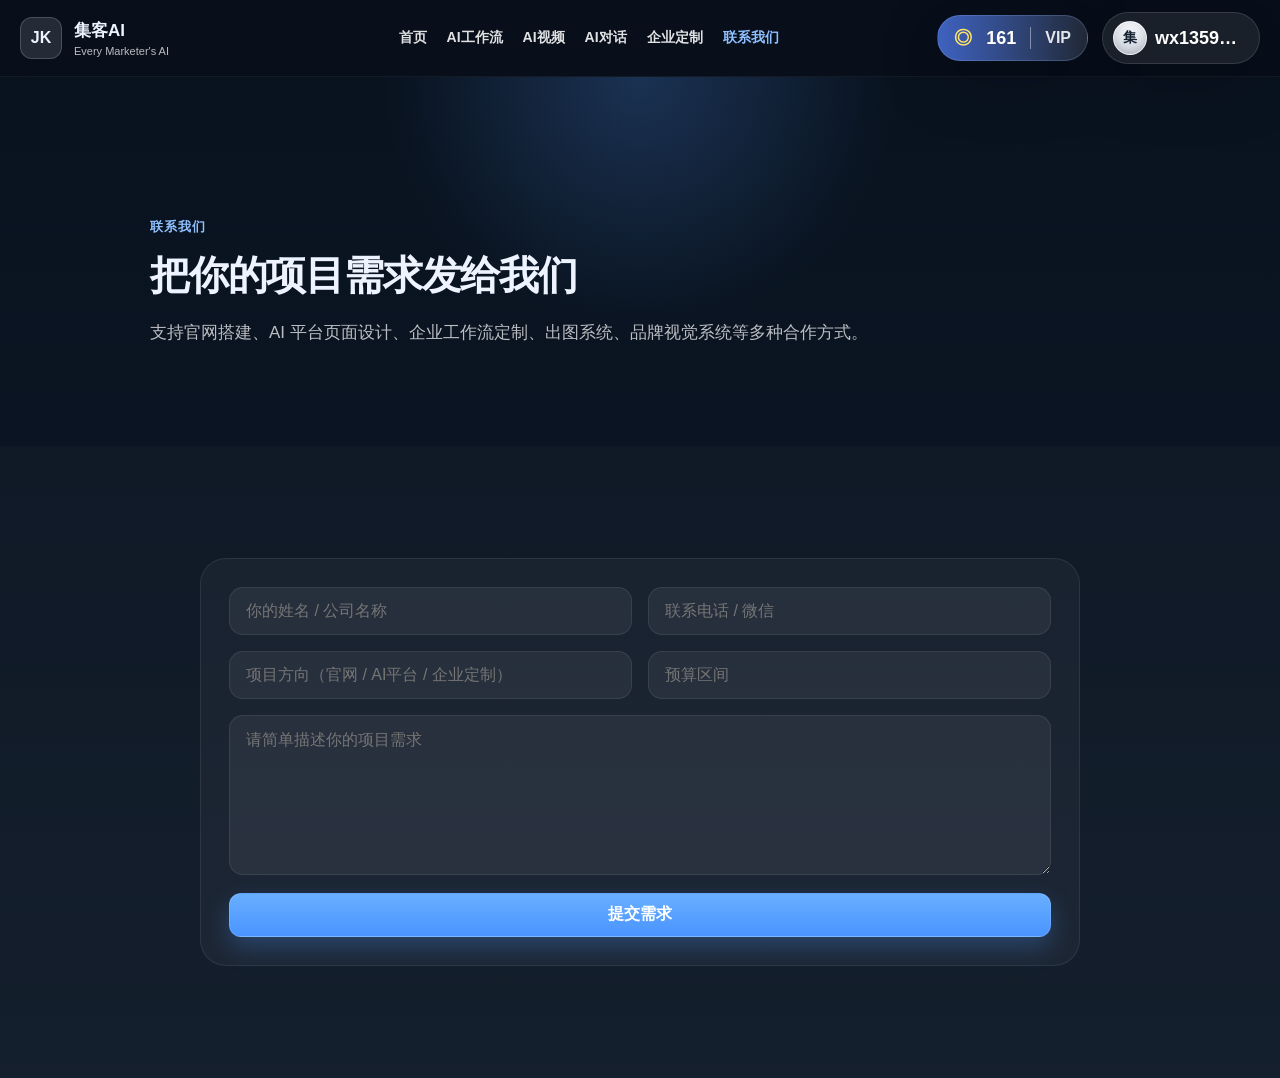
<file: docs/contact.html>
<!DOCTYPE html>
<html lang="zh-CN">
<head>
  <meta charset="UTF-8" />
  <meta name="viewport" content="width=device-width, initial-scale=1.0" />
  <title>集客AI - 联系我们</title>
  <link rel="stylesheet" href="assets/style.css" />
</head>
<body data-page="contact">
  <header class="sub-header glass-header">
    <div class="container header-inner">
      <a class="brand" href="index.html"><div class="brand-mark">JK</div><div class="brand-text"><strong>集客AI</strong><span>Every Marketer's AI</span></div></a>
      <nav class="nav dark-nav">
        <a data-nav="home" href="index.html">首页</a>
        <a data-nav="workflow" href="workflow.html">AI工作流</a>
        <a data-nav="video" href="video.html">AI视频</a>
        <a data-nav="modeling" href="modeling.html">AI对话</a>
        <a data-nav="enterprise" href="enterprise.html">企业定制</a>
        <a data-nav="contact" href="contact.html">联系我们</a>
      </nav>
      <div class="nav-right">
        <div class="pill"><span class="coin-dot">◉</span> 161 <strong>| VIP</strong></div>
        <div class="pill">wx133467...</div>
      </div>
    </div>
  </header>

  <main class="inner-page">
    <section class="page-hero simple">
      <div class="container narrow">
        <div class="section-kicker">联系我们</div>
        <h1>把你的项目需求发给我们</h1>
        <p>支持官网搭建、AI 平台页面设计、企业工作流定制、出图系统、品牌视觉系统等多种合作方式。</p>
      </div>
    </section>

    <section class="section section-soft">
      <div class="container form-wrap">
        <div class="contact-card">
          <div class="form-grid">
            <input type="text" placeholder="你的姓名 / 公司名称" />
            <input type="text" placeholder="联系电话 / 微信" />
            <input type="text" placeholder="项目方向（官网 / AI平台 / 企业定制）" />
            <input type="text" placeholder="预算区间" />
            <textarea placeholder="请简单描述你的项目需求"></textarea>
          </div>
          <button class="primary-btn full">提交需求</button>
        </div>
      </div>
    </section>
  </main>
  <script src="assets/common.js"></script>
</body>
</html>
</file>
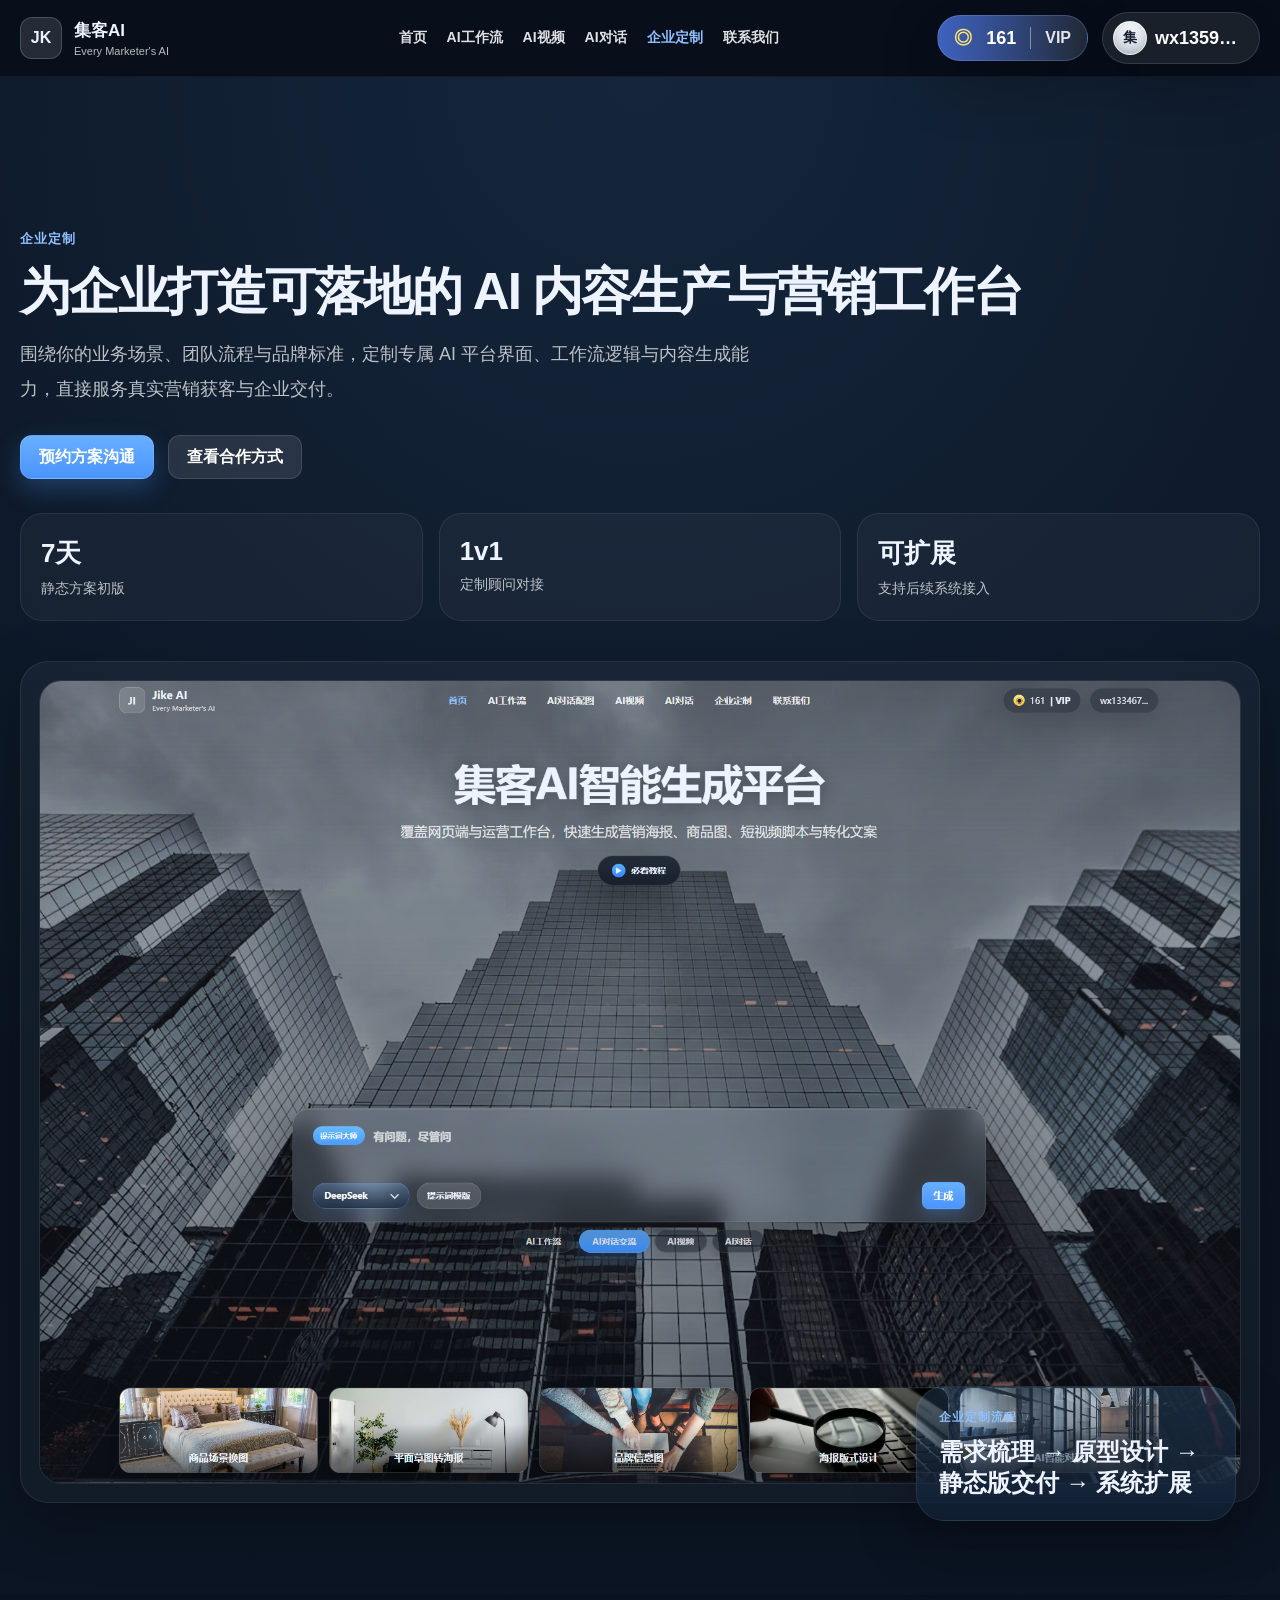
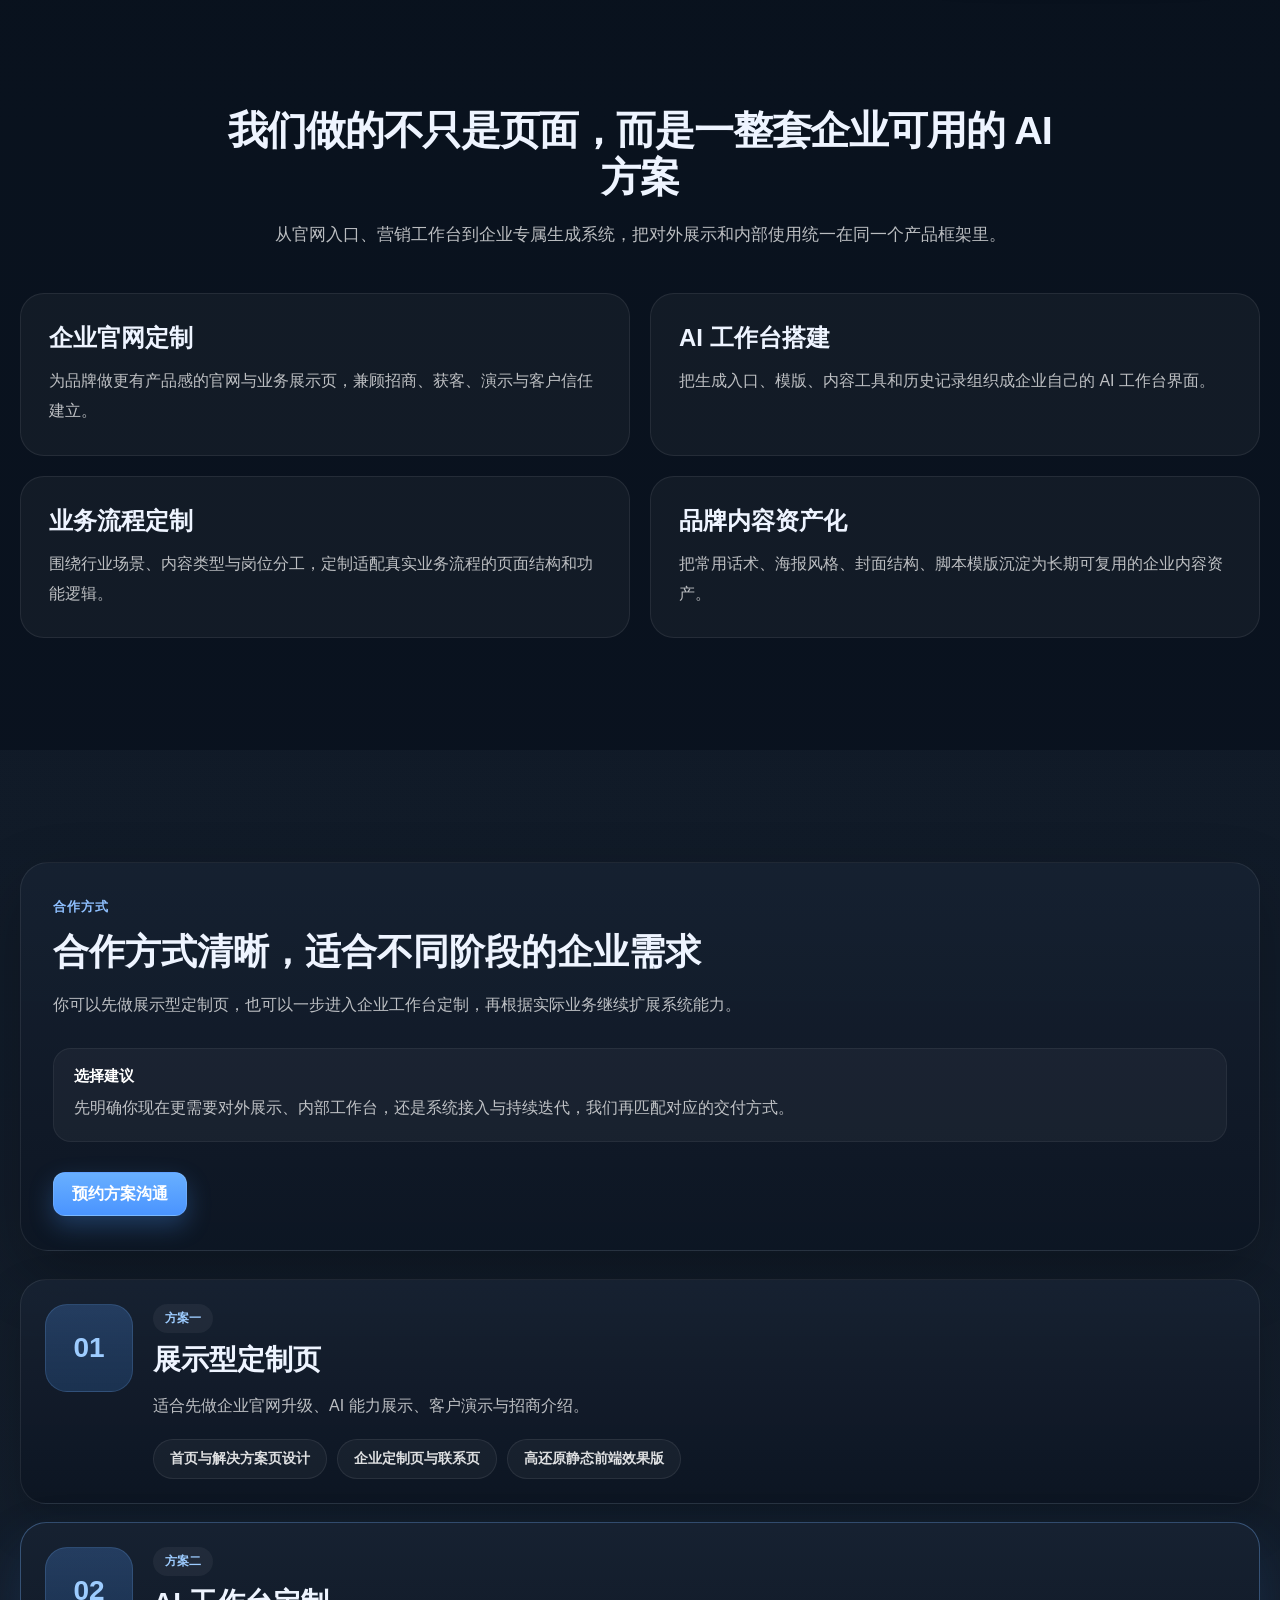
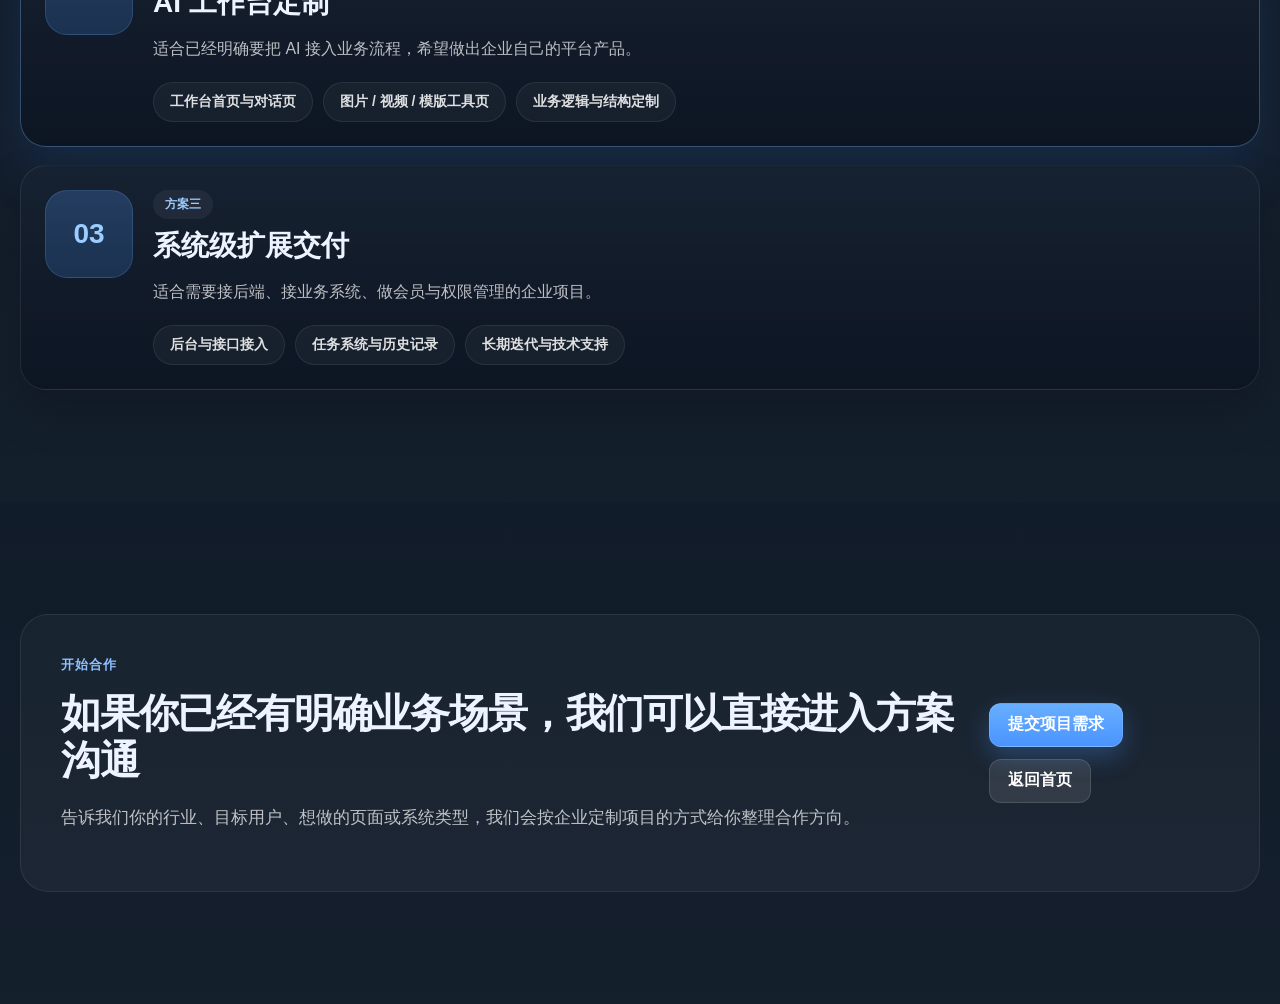
<file: docs/enterprise.html>
<!DOCTYPE html>
<html lang="zh-CN">
<head>
  <meta charset="UTF-8" />
  <meta name="viewport" content="width=device-width, initial-scale=1.0" />
  <title>集客AI - 企业定制</title>
  <link rel="stylesheet" href="assets/style.css" />
</head>
<body data-page="enterprise">
  <header class="sub-header glass-header">
    <div class="container header-inner">
      <a class="brand" href="index.html"><div class="brand-mark">JK</div><div class="brand-text"><strong>集客AI</strong><span>Every Marketer's AI</span></div></a>
      <nav class="nav dark-nav">
        <a data-nav="home" href="index.html">首页</a>
        <a data-nav="workflow" href="workflow.html">AI工作流</a>
        <a data-nav="video" href="video.html">AI视频</a>
        <a data-nav="modeling" href="modeling.html">AI对话</a>
        <a data-nav="enterprise" href="enterprise.html">企业定制</a>
        <a data-nav="contact" href="contact.html">联系我们</a>
      </nav>
      <div class="nav-right">
        <div class="pill"><span class="coin-dot">◉</span> 161 <strong>| VIP</strong></div>
        <div class="pill">wx133467...</div>
      </div>
    </div>
  </header>

  <main class="inner-page enterprise-page">
    <section class="enterprise-hero">
      <div class="container enterprise-hero__grid">
        <div class="enterprise-hero__copy">
          <div class="section-kicker">企业定制</div>
          <h1>为企业打造可落地的 AI 内容生产与营销工作台</h1>
          <p>围绕你的业务场景、团队流程与品牌标准，定制专属 AI 平台界面、工作流逻辑与内容生成能力，直接服务真实营销获客与企业交付。</p>
          <div class="enterprise-hero__actions">
            <a class="primary-btn" href="contact.html">预约方案沟通</a>
            <a class="ghost-btn" href="#enterprise-packages">查看合作方式</a>
          </div>
          <div class="enterprise-metrics">
            <div class="enterprise-metric"><strong>7天</strong><span>静态方案初版</span></div>
            <div class="enterprise-metric"><strong>1v1</strong><span>定制顾问对接</span></div>
            <div class="enterprise-metric"><strong>可扩展</strong><span>支持后续系统接入</span></div>
          </div>
        </div>

        <div class="enterprise-hero__visual">
          <div class="enterprise-panel enterprise-panel--main">
            <img class="enterprise-showcase-image" src="img/qiye-demo.png" alt="企业定制页面示意图" />
          </div>
          <div class="enterprise-panel enterprise-panel--float">
            <span>企业定制流程</span>
            <strong>需求梳理 → 原型设计 → 静态版交付 → 系统扩展</strong>
          </div>
        </div>
      </div>
    </section>

    <section class="section section-dark">
      <div class="container">
        <div class="section-head center">
          <h2>我们做的不只是页面，而是一整套企业可用的 AI 方案</h2>
          <p>从官网入口、营销工作台到企业专属生成系统，把对外展示和内部使用统一在同一个产品框架里。</p>
        </div>
        <div class="enterprise-solution-grid">
          <article class="enterprise-card">
            <h3>企业官网定制</h3>
            <p>为品牌做更有产品感的官网与业务展示页，兼顾招商、获客、演示与客户信任建立。</p>
          </article>
          <article class="enterprise-card">
            <h3>AI 工作台搭建</h3>
            <p>把生成入口、模版、内容工具和历史记录组织成企业自己的 AI 工作台界面。</p>
          </article>
          <article class="enterprise-card">
            <h3>业务流程定制</h3>
            <p>围绕行业场景、内容类型与岗位分工，定制适配真实业务流程的页面结构和功能逻辑。</p>
          </article>
          <article class="enterprise-card">
            <h3>品牌内容资产化</h3>
            <p>把常用话术、海报风格、封面结构、脚本模版沉淀为长期可复用的企业内容资产。</p>
          </article>
        </div>
      </div>
    </section>

    <section class="section section-soft" id="enterprise-packages">
      <div class="container enterprise-plan">
        <div class="enterprise-plan__intro">
          <div class="section-kicker">合作方式</div>
          <h2>合作方式清晰，适合不同阶段的企业需求</h2>
          <p>你可以先做展示型定制页，也可以一步进入企业工作台定制，再根据实际业务继续扩展系统能力。</p>
          <div class="enterprise-plan__note">
            <strong>选择建议</strong>
            <span>先明确你现在更需要对外展示、内部工作台，还是系统接入与持续迭代，我们再匹配对应的交付方式。</span>
          </div>
          <a class="primary-btn" href="contact.html">预约方案沟通</a>
        </div>

        <div class="enterprise-plan__rail">
          <article class="enterprise-plan-row">
            <div class="enterprise-plan-row__index">01</div>
            <div class="enterprise-plan-row__body">
              <div class="enterprise-plan-row__top">
                <span>方案一</span>
                <h3>展示型定制页</h3>
              </div>
              <p>适合先做企业官网升级、AI 能力展示、客户演示与招商介绍。</p>
              <div class="enterprise-plan-row__tags">
                <span>首页与解决方案页设计</span>
                <span>企业定制页与联系页</span>
                <span>高还原静态前端效果版</span>
              </div>
            </div>
          </article>

          <article class="enterprise-plan-row enterprise-plan-row--featured">
            <div class="enterprise-plan-row__index">02</div>
            <div class="enterprise-plan-row__body">
              <div class="enterprise-plan-row__top">
                <span>方案二</span>
                <h3>AI 工作台定制</h3>
              </div>
              <p>适合已经明确要把 AI 接入业务流程，希望做出企业自己的平台产品。</p>
              <div class="enterprise-plan-row__tags">
                <span>工作台首页与对话页</span>
                <span>图片 / 视频 / 模版工具页</span>
                <span>业务逻辑与结构定制</span>
              </div>
            </div>
          </article>

          <article class="enterprise-plan-row">
            <div class="enterprise-plan-row__index">03</div>
            <div class="enterprise-plan-row__body">
              <div class="enterprise-plan-row__top">
                <span>方案三</span>
                <h3>系统级扩展交付</h3>
              </div>
              <p>适合需要接后端、接业务系统、做会员与权限管理的企业项目。</p>
              <div class="enterprise-plan-row__tags">
                <span>后台与接口接入</span>
                <span>任务系统与历史记录</span>
                <span>长期迭代与技术支持</span>
              </div>
            </div>
          </article>
        </div>
      </div>
    </section>

    <section class="section section-soft">
      <div class="container cta-box">
        <div>
          <div class="section-kicker">开始合作</div>
          <h2>如果你已经有明确业务场景，我们可以直接进入方案沟通</h2>
          <p>告诉我们你的行业、目标用户、想做的页面或系统类型，我们会按企业定制项目的方式给你整理合作方向。</p>
        </div>
        <div class="cta-actions">
          <a class="primary-btn" href="contact.html">提交项目需求</a>
          <a class="ghost-btn" href="index.html">返回首页</a>
        </div>
      </div>
    </section>
  </main>
  <script src="assets/common.js"></script>
</body>
</html>
</file>
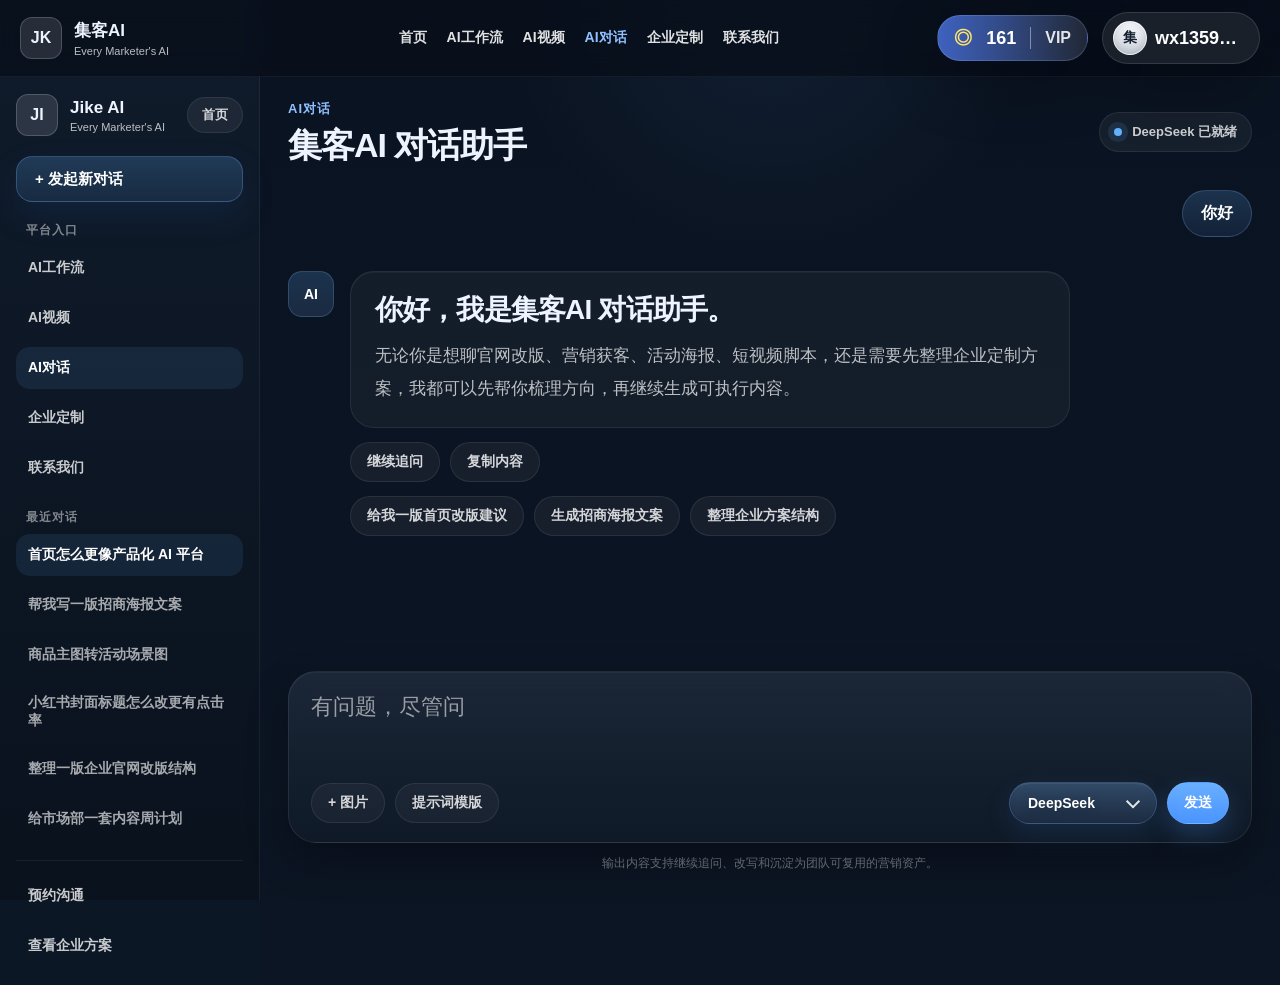
<file: docs/modeling.html>
<!DOCTYPE html>
<html lang="zh-CN">
<head>
  <meta charset="UTF-8" />
  <meta name="viewport" content="width=device-width, initial-scale=1.0" />
  <title>集客AI - AI对话</title>
  <link rel="stylesheet" href="assets/style.css" />
</head>
<body data-page="modeling" class="chat-app-page">
  <header class="sub-header glass-header">
    <div class="container header-inner">
      <a class="brand" href="index.html">
        <div class="brand-mark">JK</div>
        <div class="brand-text">
          <strong>集客AI</strong>
          <span>Every Marketer's AI</span>
        </div>
      </a>
      <nav class="nav dark-nav">
        <a data-nav="home" href="index.html">首页</a>
        <a data-nav="workflow" href="workflow.html">AI工作流</a>
        <a data-nav="video" href="video.html">AI视频</a>
        <a data-nav="modeling" href="modeling.html">AI对话</a>
        <a data-nav="enterprise" href="enterprise.html">企业定制</a>
        <a data-nav="contact" href="contact.html">联系我们</a>
      </nav>
      <div class="nav-right">
        <div class="pill"><span class="coin-dot">◉</span> 161 <strong>| VIP</strong></div>
        <div class="pill">wx133467...</div>
      </div>
    </div>
  </header>

  <main class="chat-app-shell">
    <aside class="chat-sidebar">
      <div class="chat-sidebar__top">
        <a class="brand brand-compact" href="index.html">
          <div class="brand-mark">JI</div>
          <div class="brand-text">
            <strong>Jike AI</strong>
            <span>Every Marketer's AI</span>
          </div>
        </a>
        <a class="sidebar-mini-link" href="index.html">首页</a>
      </div>

      <button class="sidebar-primary" type="button">+ 发起新对话</button>

      <div class="sidebar-group">
        <div class="sidebar-group__title">平台入口</div>
        <a class="sidebar-link" data-nav="workflow" href="workflow.html">AI工作流</a>
        <a class="sidebar-link" data-nav="video" href="video.html">AI视频</a>
        <a class="sidebar-link" data-nav="modeling" href="modeling.html">AI对话</a>
        <a class="sidebar-link" data-nav="enterprise" href="enterprise.html">企业定制</a>
        <a class="sidebar-link" data-nav="contact" href="contact.html">联系我们</a>
      </div>

      <div class="sidebar-group">
        <div class="sidebar-group__title">最近对话</div>
        <button class="history-item is-current" type="button" data-chat-current-history>首页怎么更像产品化 AI 平台</button>
        <button class="history-item" type="button">帮我写一版招商海报文案</button>
        <button class="history-item" type="button">商品主图转活动场景图</button>
        <button class="history-item" type="button">小红书封面标题怎么改更有点击率</button>
        <button class="history-item" type="button">整理一版企业官网改版结构</button>
        <button class="history-item" type="button">给市场部一套内容周计划</button>
      </div>

      <div class="sidebar-footer">
        <a class="sidebar-link" href="contact.html">预约沟通</a>
        <a class="sidebar-link" href="enterprise.html">查看企业方案</a>
      </div>
    </aside>

    <section class="chat-main">
      <div class="chat-main__top">
        <div>
          <div class="chat-main__kicker">AI对话</div>
          <h1 class="chat-main__title">集客AI 对话助手</h1>
        </div>
        <div class="chat-status"><span class="chat-status__dot"></span> DeepSeek 已就绪</div>
      </div>

      <div class="chat-thread" data-chat-thread>
        <div class="chat-row chat-row--user">
          <div class="chat-bubble chat-bubble--user" data-chat-user-bubble>你好</div>
        </div>

        <div class="chat-row chat-row--assistant">
          <div class="chat-avatar">AI</div>
          <div class="chat-response">
            <div class="chat-bubble chat-bubble--assistant">
              <h2>你好，我是集客AI 对话助手。</h2>
              <p>无论你是想聊官网改版、营销获客、活动海报、短视频脚本，还是需要先整理企业定制方案，我都可以先帮你梳理方向，再继续生成可执行内容。</p>
            </div>
            <div class="chat-response__actions">
              <button class="response-action" type="button">继续追问</button>
              <button class="response-action" type="button">复制内容</button>
            </div>
            <div class="chat-suggestions">
              <button class="suggestion-chip" type="button">给我一版首页改版建议</button>
              <button class="suggestion-chip" type="button">生成招商海报文案</button>
              <button class="suggestion-chip" type="button">整理企业方案结构</button>
            </div>
          </div>
        </div>
      </div>

      <div class="chat-composer-wrap">
        <div class="chat-composer">
          <textarea class="chat-composer__input" data-chat-composer placeholder="有问题，尽管问"></textarea>
          <div class="chat-composer__bottom">
            <div class="chat-composer__tools">
              <button class="composer-tool" type="button">+ 图片</button>
              <button class="composer-tool" type="button">提示词模版</button>
            </div>
            <div class="chat-composer__actions">
              <div class="control control-select composer-select">
                <button class="model-trigger" type="button" data-dropdown-trigger aria-haspopup="listbox" aria-expanded="false">
                  <span data-dropdown-value>DeepSeek</span>
                </button>
                <div class="model-menu" data-dropdown-menu hidden role="listbox" aria-label="选择模型">
                  <button class="model-option is-selected" type="button" data-model-option="DeepSeek" role="option" aria-selected="true">DeepSeek</button>
                  <button class="model-option" type="button" data-model-option="豆包" role="option" aria-selected="false">豆包</button>
                  <button class="model-option" type="button" data-model-option="文心一言" role="option" aria-selected="false">文心一言</button>
                </div>
              </div>
              <button class="send-btn" type="button" data-chat-send>发送</button>
            </div>
          </div>
        </div>
        <p class="chat-composer__note">输出内容支持继续追问、改写和沉淀为团队可复用的营销资产。</p>
      </div>
    </section>
  </main>
  <script src="assets/common.js"></script>
</body>
</html>
</file>
<file: docs/assets/style.css>
﻿:root {
  --bg: #09121f;
  --bg-2: #0e1927;
  --card: rgba(255,255,255,.05);
  --card-2: rgba(255,255,255,.08);
  --line: rgba(255,255,255,.1);
  --text: #eef4ff;
  --muted: rgba(255,255,255,.72);
  --muted-2: rgba(255,255,255,.56);
  --blue: #62b1ff;
  --blue-2: #418eff;
  --shadow: 0 20px 60px rgba(0,0,0,.28);
}
* { box-sizing: border-box; }
html { scroll-behavior: smooth; }
body {
  margin: 0;
  font-family: Inter, "PingFang SC", "Microsoft YaHei", sans-serif;
  background: linear-gradient(180deg, #09121f 0%, #0d1826 100%);
  color: var(--text);
}
a { color: inherit; text-decoration: none; }
button, input, textarea { font: inherit; }
img { display: block; max-width: 100%; }
.container { width: min(1680px, calc(100% - 40px)); margin: 0 auto; }
.narrow { max-width: 980px; }
.header, .sub-header { position: absolute; left: 0; right: 0; top: 0; z-index: 30; }
.glass-header { position: sticky; background: rgba(8,15,26,.78); backdrop-filter: blur(12px); border-bottom: 1px solid rgba(255,255,255,.05); }
.header-inner { height: 76px; display: flex; align-items: center; justify-content: space-between; gap: 20px; }
.brand { display: flex; align-items: center; gap: 12px; min-width: 220px; }
.brand-mark { width: 42px; height: 42px; border-radius: 12px; background: rgba(255,255,255,.12); border: 1px solid rgba(255,255,255,.18); display: grid; place-items: center; font-weight: 800; }
.brand-text strong { display: block; font-size: 17px; }
.brand-text span { display: block; font-size: 11px; color: var(--muted); margin-top: 3px; }
.nav { display: flex; align-items: center; gap: 34px; font-size: 15px; font-weight: 600; }
.nav a { color: rgba(255,255,255,.88); }
.nav a.active, .nav a:hover { color: #8fc0ff; }
.nav-right { display: flex; align-items: center; gap: 14px; min-width: 220px; justify-content: flex-end; }
.pill { display: inline-flex; align-items: center; gap: 8px; padding: 10px 16px; border-radius: 999px; background: rgba(39,49,61,.58); border: 1px solid rgba(255,255,255,.1); backdrop-filter: blur(10px); font-size: 14px; box-shadow: var(--shadow); }
.coin-dot { width: 18px; height: 18px; border-radius: 50%; display: inline-grid; place-items: center; font-size: 11px; color: #1b2431; background: linear-gradient(180deg, #ffea91, #ffbf42); font-weight: 700; }
.app-coin-pill,
.app-user-pill {
  position: relative;
  min-height: 46px;
  color: #fff;
  cursor: pointer;
  user-select: none;
  transition: transform .2s ease, border-color .2s ease, background .2s ease, box-shadow .2s ease;
}
.app-coin-pill {
  min-width: 156px;
  justify-content: center;
  gap: 14px;
  background: linear-gradient(90deg, rgba(72,113,220,.86), rgba(39,48,62,.86));
  border-color: rgba(162,190,255,.22);
}
.app-user-pill {
  min-width: 172px;
  padding: 8px 16px 8px 10px;
  background: rgba(34,41,50,.72);
  border-color: rgba(255,255,255,.12);
}
.app-coin-pill:hover,
.app-user-pill:hover,
.app-user-wrap:hover .app-user-pill {
  transform: translateY(-1px);
  border-color: rgba(143,192,255,.36);
  box-shadow: 0 18px 42px rgba(0,0,0,.32), inset 0 1px 0 rgba(255,255,255,.12);
}
.app-coin-pill .coin-dot {
  color: #ffe46b;
  background: transparent;
  font-size: 18px;
  width: auto;
  height: auto;
}
.app-coin-count,
.app-user-name {
  font-size: 18px;
  font-weight: 800;
  line-height: 1;
}
.app-coin-split {
  width: 1px;
  height: 22px;
  background: rgba(255,255,255,.42);
}
.app-coin-vip {
  color: rgba(255,255,255,.88);
  font-size: 16px;
  font-weight: 800;
}
.app-user-wrap {
  position: relative;
  z-index: 41;
}
.app-avatar {
  width: 34px;
  height: 34px;
  border-radius: 50%;
  display: grid;
  place-items: center;
  flex: 0 0 auto;
  color: #152031;
  background: linear-gradient(180deg, #f5f7fb, #cfd6df);
  border: 1px solid rgba(255,255,255,.44);
  box-shadow: inset 0 -2px 8px rgba(0,0,0,.16);
  font-weight: 900;
}
.app-user-name {
  max-width: 110px;
  overflow: hidden;
  text-overflow: ellipsis;
  white-space: nowrap;
}
.app-user-menu {
  position: absolute;
  top: calc(100% + 14px);
  right: 0;
  width: 270px;
  padding: 18px 0;
  border-radius: 22px;
  background: rgba(13,16,22,.96);
  border: 1px solid rgba(255,255,255,.08);
  box-shadow: 0 24px 70px rgba(0,0,0,.42);
  opacity: 0;
  visibility: hidden;
  transform: translateY(8px) scale(.98);
  transform-origin: top right;
  transition: opacity .18s ease, transform .18s ease, visibility .18s ease;
}
.app-user-wrap:hover .app-user-menu,
.app-user-wrap.is-open .app-user-menu {
  opacity: 1;
  visibility: visible;
  transform: translateY(0) scale(1);
}
.app-user-menu::before {
  content: "";
  position: absolute;
  left: 0;
  right: 0;
  top: -16px;
  height: 16px;
}
.app-user-menu button {
  width: 100%;
  height: 58px;
  border: 0;
  padding: 0 28px;
  display: flex;
  align-items: center;
  gap: 18px;
  color: rgba(255,255,255,.82);
  background: transparent;
  font-weight: 800;
  font-size: 18px;
  text-align: left;
  cursor: pointer;
}
.app-user-menu button:hover {
  color: #ffe28a;
  background: rgba(255,255,255,.04);
}
.app-menu-icon {
  width: 24px;
  text-align: center;
  color: currentColor;
  font-size: 22px;
  line-height: 1;
}
.app-menu-dot {
  width: 10px;
  height: 10px;
  margin-left: auto;
  border-radius: 50%;
  background: #ff5e65;
  box-shadow: 0 0 0 7px rgba(255,94,101,.12);
}
.app-modal {
  position: fixed;
  inset: 0;
  z-index: 120;
  display: grid;
  place-items: center;
  padding: 90px 24px 32px;
  background: rgba(4,8,13,.34);
  backdrop-filter: blur(14px);
  opacity: 0;
  visibility: hidden;
  transition: opacity .22s ease, visibility .22s ease;
}
.app-modal.is-open {
  opacity: 1;
  visibility: visible;
}
.app-modal__panel {
  width: min(490px, 100%);
  max-height: calc(100vh - 130px);
  overflow: auto;
  border-radius: 18px;
  color: #dfe7f4;
  background: rgba(17,20,27,.97);
  border: 1px solid rgba(255,255,255,.08);
  box-shadow: 0 34px 100px rgba(0,0,0,.55);
  transform: translateY(16px) scale(.98);
  transition: transform .22s ease;
}
.app-modal.is-open .app-modal__panel {
  transform: translateY(0) scale(1);
}
.app-modal__head,
.app-modal__foot {
  display: flex;
  align-items: center;
  justify-content: space-between;
  gap: 16px;
  padding: 24px 28px;
  border-bottom: 1px solid rgba(255,255,255,.08);
}
.app-modal__head h3 {
  margin: 0;
  font-size: 20px;
}
.app-modal__close {
  width: 40px;
  height: 40px;
  border: 0;
  border-radius: 10px;
  display: grid;
  place-items: center;
  color: rgba(255,255,255,.72);
  background: rgba(255,255,255,.04);
  cursor: pointer;
}
.app-modal__body {
  padding: 28px;
}
.app-profile-avatar {
  width: 124px;
  height: 124px;
  margin: 0 auto 28px;
  border-radius: 2px;
  display: grid;
  place-items: center;
  color: #1b2636;
  background: linear-gradient(180deg, #f7fbff, #d9e2ec);
  border: 1px dashed rgba(255,255,255,.58);
  font-size: 64px;
  font-weight: 900;
}
.app-field {
  margin-top: 20px;
}
.app-field label,
.app-vip-title {
  display: block;
  margin-bottom: 10px;
  color: rgba(223,231,244,.68);
  font-weight: 800;
}
.app-input-row {
  display: flex;
  gap: 12px;
}
.app-readonly,
.app-vip-card {
  min-height: 54px;
  border-radius: 9px;
  background: #141a23;
  border: 1px solid rgba(255,255,255,.03);
  color: rgba(223,231,244,.74);
}
.app-readonly {
  flex: 1;
  display: flex;
  align-items: center;
  padding: 0 18px;
}
.app-copy-btn {
  width: 54px;
  border: 0;
  border-radius: 9px;
  color: rgba(255,255,255,.62);
  background: #151b25;
  cursor: pointer;
}
.app-bind-btn,
.app-primary-btn,
.app-ghost-btn {
  height: 50px;
  border: 0;
  border-radius: 9px;
  padding: 0 24px;
  color: #fff;
  background: linear-gradient(180deg, #5b91ff, #427dff);
  font-weight: 800;
  cursor: pointer;
}
.app-vip-card {
  display: grid;
  gap: 14px;
  padding: 16px 20px;
}
.app-vip-line {
  display: flex;
  align-items: center;
  justify-content: space-between;
  gap: 14px;
}
.app-vip-line span:first-child {
  color: rgba(223,231,244,.62);
}
.app-vip-coin {
  display: inline-flex;
  align-items: center;
  gap: 8px;
  font-weight: 900;
}
.app-modal__foot {
  border-top: 1px solid rgba(255,255,255,.08);
  border-bottom: 0;
  justify-content: flex-end;
  background: rgba(18,23,31,.72);
}
.app-ghost-btn {
  color: rgba(255,255,255,.68);
  background: rgba(0,0,0,.22);
}
.app-coin-panel {
  width: min(1180px, calc(100vw - 48px));
  max-height: calc(100vh - 120px);
  overflow: auto;
  border-radius: 26px;
  background: rgba(27,30,37,.96);
}
.app-coin-panel .app-modal__body {
  padding: 34px 46px 48px;
}
.app-account-card {
  display: grid;
  grid-template-columns: 1fr auto;
  align-items: start;
  gap: 20px;
  width: min(820px, 100%);
  margin: 0 auto 36px;
  padding: 28px 34px;
  border-radius: 18px;
  background: rgba(255,255,255,.05);
}
.app-account-main {
  display: flex;
  align-items: center;
  gap: 18px;
}
.app-account-main .app-avatar {
  width: 58px;
  height: 58px;
  font-size: 28px;
}
.app-account-main strong {
  display: block;
  font-size: 24px;
  margin-bottom: 6px;
}
.app-account-actions {
  display: flex;
  gap: 12px;
}
.app-small-btn {
  height: 42px;
  border: 0;
  border-radius: 9px;
  padding: 0 20px;
  color: #fff;
  background: rgba(255,255,255,.07);
  font-weight: 800;
  cursor: pointer;
}
.app-account-stats {
  grid-column: 1 / -1;
  display: grid;
  grid-template-columns: repeat(3, 1fr);
  gap: 18px;
  margin-top: 14px;
}
.app-account-stats span {
  display: block;
  color: rgba(223,231,244,.5);
  margin-bottom: 10px;
}
.app-account-stats strong {
  color: #fff;
  font-size: 18px;
}
.app-coin-title {
  margin: 0 0 28px;
  text-align: center;
  color: #6eb3ff;
  font-size: clamp(26px, 3vw, 38px);
}
.app-plan-tabs {
  width: min(620px, 100%);
  margin: 0 auto 34px;
  padding: 6px;
  border-radius: 14px;
  display: grid;
  grid-template-columns: repeat(3, 1fr);
  background: rgba(255,255,255,.05);
}
.app-plan-tabs button {
  height: 50px;
  border: 0;
  border-radius: 10px;
  color: rgba(255,255,255,.72);
  background: transparent;
  font-weight: 900;
}
.app-plan-tabs button.is-active {
  color: #fff;
  background: rgba(255,255,255,.11);
}
.app-plan-grid {
  display: grid;
  grid-template-columns: repeat(3, minmax(0, 1fr));
  gap: 22px;
}
.app-plan-card {
  min-height: 360px;
  padding: 24px;
  border-radius: 16px;
  background: rgba(255,255,255,.055);
  border: 1px solid rgba(255,255,255,.06);
}
.app-plan-card h4 {
  margin: 0 0 16px;
  font-size: 22px;
}
.app-price {
  display: flex;
  align-items: baseline;
  gap: 8px;
  margin-bottom: 18px;
}
.app-price strong {
  font-size: 44px;
  line-height: 1;
}
.app-plan-card ul {
  list-style: none;
  margin: 22px 0 0;
  padding: 0;
  display: grid;
  gap: 12px;
  color: rgba(255,255,255,.78);
}
.app-plan-card li::before {
  content: "✓";
  margin-right: 8px;
  color: #9bd1ff;
}
.app-plan-card .app-primary-btn {
  width: 100%;
}
.hero { position: relative; min-height: 100vh; }
.hero-home {
  min-height: max(820px, 100vh);
  background:
    linear-gradient(180deg, rgba(7,14,25,.30) 0%, rgba(8,15,26,.18) 20%, rgba(8,15,26,.32) 100%),
    url('../img/bgm.png') center top / cover no-repeat;
}
.hero::before { content: ""; position: absolute; inset: 0; background: radial-gradient(circle at 50% 52%, rgba(255,255,255,.08), transparent 26%), linear-gradient(180deg, rgba(8,15,26,.14), rgba(8,15,26,.38)); pointer-events: none; }
.hero-center { position: relative; z-index: 2; min-height: max(820px, 100vh); display: flex; flex-direction: column; align-items: center; justify-content: flex-start; text-align: center; padding-top: 110px; }
.title { margin-top: 22px; font-size: clamp(36px, 4vw, 68px); line-height: 1.16; font-weight: 800; letter-spacing: -.03em; text-shadow: 0 4px 24px rgba(0,0,0,.28); }
.subtitle { margin-top: 18px; max-width: 1180px; font-size: clamp(18px, 1.5vw, 22px); line-height: 1.9; color: rgba(255,255,255,.82); }
.quick-btn { margin-top: 18px; display: inline-flex; align-items: center; gap: 10px; padding: 12px 22px; border-radius: 999px; background: rgba(15,24,37,.8); border: 1px solid rgba(255,255,255,.14); box-shadow: var(--shadow); font-size: 14px; font-weight: 700; backdrop-filter: blur(12px); }
.play { width: 22px; height: 22px; border-radius: 50%; background: linear-gradient(180deg, #5bafff, #3488ff); display: grid; place-items: center; font-size: 10px; padding-left: 1px; }
.prompt-wrap { width: min(1120px, calc(100% - 80px)); margin-top: clamp(120px, 18vh, 220px); }
.prompt-box { border-radius: 26px; padding: 18px 18px 14px; background: linear-gradient(180deg, rgba(142,154,168,.30), rgba(118,132,149,.26)); border: 1px solid rgba(255,255,255,.16); backdrop-filter: blur(18px); box-shadow: 0 22px 70px rgba(0,0,0,.28), inset 0 1px 0 rgba(255,255,255,.12); }
.prompt-top { display: flex; align-items: flex-start; gap: 14px; min-height: 86px; padding: 10px 14px 4px; text-align: left; }
.tag { display: inline-flex; align-items: center; gap: 7px; height: 30px; padding: 0 12px; border-radius: 999px; font-size: 12px; font-weight: 700; background: linear-gradient(180deg, #69bbff, #4c9dff); }
.prompt-text { flex: 1; font-size: 18px; font-weight: 700; color: rgba(255,255,255,.96); white-space: nowrap; overflow: hidden; text-overflow: ellipsis; }
.prompt-input {
  flex: 1;
  min-height: 52px;
  margin: 0;
  padding: 2px 0 0;
  border: 0;
  background: transparent;
  color: rgba(255,255,255,.96);
  font-size: 18px;
  font-weight: 700;
  line-height: 1.6;
  resize: none;
  outline: none;
}
.prompt-input::placeholder { color: rgba(255,255,255,.72); }
.thumbs { display: flex; gap: 8px; }
.thumb { width: 78px; height: 78px; border-radius: 14px; overflow: hidden; background: rgba(255,255,255,.16); border: 1px solid rgba(255,255,255,.16); }
.thumb img { width: 100%; height: 100%; object-fit: cover; }
.prompt-bottom { display: flex; align-items: center; justify-content: space-between; gap: 18px; padding: 14px 14px 6px; flex-wrap: wrap; }
.controls { display: flex; gap: 12px; flex-wrap: wrap; }
.control { height: 42px; padding: 0 16px; border-radius: 999px; background: rgba(255,255,255,.14); border: 1px solid rgba(255,255,255,.14); display: inline-flex; align-items: center; gap: 8px; font-size: 14px; font-weight: 600; }
.control-select {
  position: relative;
  min-width: 156px;
  padding: 0;
  overflow: visible;
  background: linear-gradient(180deg, rgba(93,170,255,.24), rgba(28,45,68,.82));
  border: 1px solid rgba(143,192,255,.24);
  box-shadow: inset 0 1px 0 rgba(255,255,255,.12), 0 10px 24px rgba(51,104,175,.18);
}
.control-select::before {
  content: "";
  position: absolute;
  inset: 1px;
  border-radius: 999px;
  background: linear-gradient(180deg, rgba(255,255,255,.06), rgba(255,255,255,.01));
  pointer-events: none;
}
.control-select::after {
  display: none;
}
.control-select:hover {
  border-color: rgba(143,192,255,.36);
  box-shadow: inset 0 1px 0 rgba(255,255,255,.14), 0 14px 30px rgba(51,104,175,.24);
}
.control-select:focus-within {
  border-color: rgba(143,192,255,.46);
  box-shadow: inset 0 1px 0 rgba(255,255,255,.16), 0 0 0 3px rgba(98,177,255,.12), 0 16px 34px rgba(51,104,175,.26);
}
.model-trigger {
  position: relative;
  z-index: 1;
  width: 100%;
  height: 100%;
  padding: 0 42px 0 18px;
  border: 0;
  border-radius: 999px;
  background: transparent;
  color: #fff;
  font-size: 14px;
  font-weight: 600;
  text-align: left;
  text-shadow: 0 1px 10px rgba(0,0,0,.18);
}
.model-trigger::after {
  content: "";
  position: absolute;
  top: 50%;
  right: 18px;
  width: 8px;
  height: 8px;
  border-right: 2px solid rgba(255,255,255,.88);
  border-bottom: 2px solid rgba(255,255,255,.88);
  transform: translateY(-65%) rotate(45deg);
  transition: transform .2s ease;
}
.control-select.is-open .model-trigger::after {
  transform: translateY(-20%) rotate(-135deg);
}
.model-menu {
  position: absolute;
  top: calc(100% + 10px);
  left: 0;
  min-width: 100%;
  padding: 8px;
  border-radius: 18px;
  background: linear-gradient(180deg, rgba(18,29,45,.96), rgba(10,18,30,.96));
  border: 1px solid rgba(143,192,255,.18);
  box-shadow: 0 20px 42px rgba(0,0,0,.34), inset 0 1px 0 rgba(255,255,255,.06);
  backdrop-filter: blur(14px);
}
.model-option {
  width: 100%;
  min-height: 40px;
  padding: 0 14px;
  border: 0;
  border-radius: 12px;
  background: transparent;
  color: rgba(255,255,255,.88);
  font-size: 14px;
  font-weight: 600;
  text-align: left;
  transition: background .18s ease, color .18s ease;
}
.model-option:hover {
  background: rgba(98,177,255,.12);
  color: #fff;
}
.model-option.is-selected {
  background: linear-gradient(180deg, rgba(98,177,255,.2), rgba(60,113,189,.18));
  color: #fff;
}
.actions { display: flex; align-items: center; gap: 10px; margin-left: auto; }
.upload, .generate, .primary-btn, .ghost-btn { height: 44px; border-radius: 12px; border: 1px solid rgba(255,255,255,.12); font-weight: 700; cursor: pointer; display: inline-flex; align-items: center; justify-content: center; padding: 0 18px; }
.upload, .ghost-btn { background: rgba(255,255,255,.10); color: #fff; }
.generate, .primary-btn { background: linear-gradient(180deg, #68afff, #4a94ff); color: white; box-shadow: 0 10px 24px rgba(76,156,255,.28); }
.primary-btn.small { height: 40px; }
.primary-btn.full { width: 100%; }
.tabs { margin-top: 12px; display: flex; justify-content: center; gap: 8px; flex-wrap: wrap; }
.tab { padding: 8px 20px; border-radius: 999px; background: rgba(35,45,58,.52); border: 1px solid rgba(255,255,255,.12); color: rgba(255,255,255,.88); font-size: 14px; font-weight: 600; }
.tab.active { background: linear-gradient(180deg, #63b0ff, #3d90ff); box-shadow: 0 10px 24px rgba(77,154,255,.28); }
.gallery { position: absolute; left: 0; right: 0; bottom: 22px; z-index: 3; }
.gallery-row { display: grid; grid-template-columns: repeat(4, minmax(0, 1fr)); gap: 18px; align-items: end; }
.gallery-card { position: relative; height: 138px; border-radius: 18px; overflow: hidden; background: rgba(255,255,255,.1); border: 1px solid rgba(255,255,255,.16); box-shadow: 0 16px 34px rgba(0,0,0,.22); }
.gallery-card img { width: 100%; height: 100%; object-fit: cover; }
.gallery-card::after { content: ""; position: absolute; inset: 0; background: linear-gradient(180deg, rgba(0,0,0,0) 42%, rgba(0,0,0,.58) 100%); }
.gallery-card span { position: absolute; left: 18px; right: 18px; bottom: 14px; z-index: 2; display: flex; justify-content: center; font-size: 16px; font-weight: 700; line-height: 1.35; text-align: center; }
.page-main, .inner-page {
  background:
    radial-gradient(circle at top, rgba(98,177,255,.08), transparent 22%),
    linear-gradient(180deg, #091320 0%, #0d1826 100%);
}
.section { padding: 112px 0; }
.section-dark { background: rgba(5,10,18,.26); }
.section-soft { background: linear-gradient(180deg, rgba(255,255,255,.02), rgba(255,255,255,.03)); }
.section-head h2, .split-grid h2, .page-hero h1, .cta-box h2 { margin: 0 0 16px; font-size: clamp(30px, 3.1vw, 52px); line-height: 1.18; letter-spacing: -.03em; }
.section-head.center { text-align: center; max-width: 860px; margin: 0 auto 42px; }
.section-head p, .lead, .page-hero p, .cta-box p { color: var(--muted); font-size: 17px; line-height: 1.95; }
.section-kicker { display: inline-block; margin-bottom: 16px; color: #8fc0ff; font-size: 13px; font-weight: 700; letter-spacing: .08em; text-transform: uppercase; }
.card-grid { display: grid; gap: 20px; }
.card-grid.three { grid-template-columns: repeat(3, 1fr); }
.card-grid.four { grid-template-columns: repeat(4, 1fr); }
.info-card { padding: 28px; border-radius: 24px; background: rgba(255,255,255,.04); border: 1px solid rgba(255,255,255,.08); box-shadow: inset 0 1px 0 rgba(255,255,255,.03); }
.info-card h3 { margin: 0 0 12px; font-size: 22px; }
.info-card p { margin: 0; color: var(--muted); line-height: 1.9; }
.split-grid { display: grid; grid-template-columns: 1.05fr .95fr; gap: 34px; align-items: center; }
.feature-list { display: grid; gap: 16px; }
.feature-item { padding: 20px 22px; border-radius: 20px; background: rgba(255,255,255,.05); border: 1px solid rgba(255,255,255,.08); display: flex; flex-direction: column; gap: 8px; }
.feature-item strong { font-size: 18px; }
.feature-item span { color: var(--muted); }
.show-grid { display: grid; grid-template-columns: 1.5fr 1fr 1fr; gap: 18px; }
.show-card { min-height: 220px; border-radius: 24px; background: linear-gradient(135deg, rgba(58,88,122,.44), rgba(17,28,45,.88)); border: 1px solid rgba(255,255,255,.08); display: flex; align-items: end; padding: 22px; font-size: 22px; font-weight: 700; }
.show-card.large { grid-row: span 2; min-height: 458px; }
.cta-box { border: 1px solid rgba(255,255,255,.08); border-radius: 28px; padding: 40px; display: flex; align-items: center; justify-content: space-between; gap: 30px; background: linear-gradient(180deg, rgba(255,255,255,.03), rgba(255,255,255,.04)); }
.cta-actions { display: flex; gap: 12px; align-items: center; flex-wrap: wrap; }
.cta-actions.left { justify-content: flex-start; }
.home-industry,
.home-products {
  background:
    radial-gradient(circle at top, rgba(98,177,255,.08), transparent 28%),
    rgba(5,10,18,.26);
}
.home-section-head {
  text-align: left;
  max-width: 860px;
  margin: 0 0 34px;
}
.home-section-head h2 {
  margin: 0;
  font-size: clamp(38px, 3.2vw, 58px);
  line-height: 1.08;
  letter-spacing: 0;
  text-shadow: 0 10px 28px rgba(0,0,0,.16);
}
.industry-board {
  position: relative;
  padding: 52px 34px 36px;
  border-radius: 24px;
  background:
    radial-gradient(circle at top left, rgba(98,177,255,.16), transparent 30%),
    linear-gradient(180deg, rgba(11, 24, 40, 0.99), rgba(8, 17, 29, 0.98));
  border: 1px solid rgba(98,177,255,.12);
  box-shadow:
    inset 0 1px 0 rgba(255,255,255,.04),
    0 28px 72px rgba(0,0,0,.2);
}
.industry-board::before {
  content: "";
  position: absolute;
  inset: 14px;
  border-radius: 18px;
  border: 1px solid rgba(255,255,255,.04);
  pointer-events: none;
}
.industry-board__head {
  display: flex;
  align-items: center;
  justify-content: flex-start;
  gap: 20px;
  margin-bottom: 30px;
}
.industry-board__head h2 {
  margin: 0;
  font-size: clamp(34px, 3vw, 50px);
  line-height: 1.1;
  letter-spacing: 0;
  text-shadow: 0 8px 24px rgba(0,0,0,.18);
}
.industry-card-grid {
  display: grid;
  grid-template-columns: repeat(5, minmax(0, 1fr));
  gap: 16px;
}
.industry-card {
  position: relative;
  overflow: hidden;
  border-radius: 14px;
  background: linear-gradient(180deg, rgba(19, 31, 48, 0.96), rgba(23, 34, 50, 0.92));
  border: 1px solid rgba(98,177,255,.12);
  box-shadow:
    inset 0 1px 0 rgba(255,255,255,.03),
    0 16px 32px rgba(0,0,0,.16);
  transition: transform .22s ease, border-color .22s ease, box-shadow .22s ease;
}
.industry-card--active {
  border-color: rgba(98,177,255,.3);
  box-shadow:
    0 0 0 1px rgba(98,177,255,.1),
    0 22px 40px rgba(18,43,78,.24);
}
.industry-card:hover {
  transform: translateY(-5px);
  border-color: rgba(98,177,255,.24);
  box-shadow:
    0 0 0 1px rgba(98,177,255,.08),
    0 22px 42px rgba(13,32,58,.26);
}
.industry-card img {
  width: 100%;
  aspect-ratio: 1.52 / 1;
  object-fit: cover;
  display: block;
}
.industry-card::after {
  content: "";
  position: absolute;
  inset: 0 0 42px;
  background: linear-gradient(180deg, rgba(6,13,22,0) 52%, rgba(6,13,22,.18) 100%);
  pointer-events: none;
}
.industry-card span {
  display: flex;
  align-items: center;
  justify-content: center;
  min-height: 44px;
  padding: 10px 12px 12px;
  text-align: center;
  font-size: 15px;
  font-weight: 700;
  color: #fff;
  background: linear-gradient(180deg, rgba(24, 37, 56, 0.98), rgba(19, 29, 45, 0.98));
  border-top: 1px solid rgba(255,255,255,.04);
}
.service-layout {
  display: block;
}
.service-panel {
  position: relative;
  padding: 0;
  border-radius: 32px;
  background:
    radial-gradient(circle at left bottom, rgba(98,177,255,.18), transparent 34%),
    radial-gradient(circle at top right, rgba(255,255,255,.08), transparent 22%),
    linear-gradient(135deg, #1b4389 0%, #143567 46%, #0d2344 100%);
  border: 1px solid rgba(98,177,255,.18);
  box-shadow: 0 28px 72px rgba(0,0,0,.2);
}
.service-panel::before {
  content: "";
  position: absolute;
  inset: 0;
  border-radius: inherit;
  background:
    linear-gradient(120deg, rgba(255,255,255,.08), rgba(255,255,255,0) 28%),
    radial-gradient(circle at 18% 78%, rgba(255,255,255,.08), transparent 22%);
  pointer-events: none;
}
.service-panel__body {
  display: grid;
  grid-template-columns: minmax(340px, .75fr) minmax(0, 1.25fr);
  gap: 34px;
  min-height: 620px;
  padding: 48px 38px 38px;
}
.service-panel__copy {
  display: flex;
  flex-direction: column;
  justify-content: center;
  padding: 14px 0 24px;
}
.service-panel__copy h3 {
  margin: 0 0 34px;
  font-size: clamp(34px, 3vw, 60px);
  line-height: 1.14;
}
.service-panel__item {
  position: relative;
  padding-left: 34px;
}
.service-panel__item + .service-panel__item {
  margin-top: 28px;
}
.service-panel__item::before {
  content: "";
  position: absolute;
  left: 0;
  top: 10px;
  width: 14px;
  height: 14px;
  border-radius: 4px;
  background: linear-gradient(180deg, #f5fbff, #bfdcff);
  box-shadow: 0 0 0 8px rgba(255,255,255,.05);
}
.service-panel__item strong {
  display: block;
  margin-bottom: 8px;
  font-size: 22px;
}
.service-panel__item p {
  margin: 0;
  color: rgba(255,255,255,.82);
  font-size: 16px;
  line-height: 1.85;
}
.service-panel__visual {
  position: relative;
  display: flex;
  align-items: center;
  justify-content: flex-end;
  min-width: 0;
}
.service-screen {
  overflow: hidden;
  border-radius: 20px;
  border: 1px solid rgba(255,255,255,.1);
  background: rgba(255,255,255,.06);
  box-shadow: 0 34px 82px rgba(3,10,20,.26);
}
.service-screen--main {
  position: relative;
  width: min(100%, 860px);
  aspect-ratio: 1.42 / 1;
  transform: perspective(1200px) rotateY(-5deg);
  transform-origin: right center;
}
.service-screen--float {
  position: absolute;
  right: 10%;
  bottom: 26px;
  width: min(38%, 300px);
  aspect-ratio: 1.08 / 1;
  z-index: 2;
}
.service-screen img {
  width: 100%;
  height: 100%;
  object-fit: cover;
}
.service-screen::after {
  content: "";
  position: absolute;
  inset: 0;
  background: linear-gradient(180deg, rgba(4,10,18,.06) 20%, rgba(4,10,18,.46) 100%);
}
.service-screen__label {
  position: absolute;
  left: 18px;
  bottom: 16px;
  z-index: 2;
  display: inline-flex;
  align-items: center;
  min-height: 36px;
  padding: 0 14px;
  border-radius: 999px;
  background: rgba(8,17,29,.72);
  border: 1px solid rgba(255,255,255,.08);
  color: #fff;
  font-size: 14px;
  font-weight: 700;
}
.product-marquee {
  position: relative;
  overflow: hidden;
  padding: 12px 0;
}
.product-marquee::before,
.product-marquee::after {
  content: "";
  position: absolute;
  top: 0;
  bottom: 0;
  width: 220px;
  z-index: 2;
  pointer-events: none;
}
.product-marquee::before {
  left: 0;
  background: linear-gradient(90deg, rgba(5,10,18,1) 0%, rgba(5,10,18,.82) 34%, rgba(5,10,18,0) 100%);
}
.product-marquee::after {
  right: 0;
  background: linear-gradient(270deg, rgba(5,10,18,1) 0%, rgba(5,10,18,.82) 34%, rgba(5,10,18,0) 100%);
}
.product-track {
  display: flex;
  align-items: stretch;
  gap: 18px;
  width: max-content;
  animation: product-scroll 40s linear infinite;
}
.product-track:hover {
  animation-play-state: paused;
}
.product-card {
  flex: 0 0 356px;
  overflow: hidden;
  border-radius: 24px;
  background: linear-gradient(180deg, rgba(18,29,43,.92), rgba(14,22,34,.96));
  border: 1px solid rgba(255,255,255,.08);
  box-shadow:
    inset 0 1px 0 rgba(255,255,255,.03),
    0 20px 42px rgba(0,0,0,.16);
  transition: transform .22s ease, border-color .22s ease, box-shadow .22s ease;
}
.product-card:hover {
  transform: translateY(-4px);
  border-color: rgba(98,177,255,.22);
  box-shadow:
    0 0 0 1px rgba(98,177,255,.08),
    0 26px 52px rgba(16,37,67,.22);
}
.product-card img {
  width: 100%;
  aspect-ratio: 1.18 / 1;
  object-fit: cover;
}
.product-card__body {
  padding: 24px 24px 26px;
}
.product-card__body h3 {
  margin: 0 0 10px;
  font-size: 22px;
  line-height: 1.25;
}
.product-card__body p {
  margin: 0;
  color: var(--muted);
  line-height: 1.8;
}
@keyframes product-scroll {
  from { transform: translateX(0); }
  to { transform: translateX(calc(-50% - 9px)); }
}
.learning-head {
  display: block;
  margin-bottom: 34px;
}
.learning-stats {
  display: grid;
  grid-template-columns: repeat(3, minmax(0, 1fr));
  gap: 20px;
  margin-bottom: 12px;
}
.learning-stat {
  padding: 34px 30px;
  border-radius: 24px;
  background: linear-gradient(180deg, rgba(255,255,255,.05), rgba(255,255,255,.03));
  border: 1px solid rgba(255,255,255,.08);
  box-shadow: inset 0 1px 0 rgba(255,255,255,.03);
}
.learning-stat strong {
  display: block;
  margin-bottom: 8px;
  font-size: 46px;
  line-height: 1;
  text-shadow: 0 10px 24px rgba(0,123,255,.12);
}
.learning-stat span {
  display: block;
  margin-bottom: 12px;
  color: #95c8ff;
  font-size: 15px;
  font-weight: 700;
}
.learning-stat p {
  margin: 0;
  color: var(--muted);
  line-height: 1.8;
}
.home-learning-showcase {
  background: rgba(5,10,18,.26);
}
.learning-showcase-head {
  margin-bottom: 28px;
}
.learning-showcase-head h2 {
  margin: 0;
  font-size: clamp(32px, 2.8vw, 44px);
  line-height: 1.14;
}
.learning-video-wall {
  display: grid;
  grid-template-columns: repeat(5, minmax(0, 1fr));
  gap: 18px;
}
.learning-video-tile {
  position: relative;
  overflow: hidden;
  border-radius: 10px;
  background: rgba(255,255,255,.05);
  border: 1px solid rgba(255,255,255,.08);
  min-height: 176px;
  transition: transform .22s ease, border-color .22s ease, box-shadow .22s ease;
}
.learning-video-tile:hover {
  transform: translateY(-4px);
  border-color: rgba(98,177,255,.2);
  box-shadow: 0 22px 42px rgba(0,0,0,.16);
}
.learning-video-tile img {
  width: 100%;
  height: 100%;
  object-fit: cover;
  display: block;
}
.learning-video-tile::after {
  content: "";
  position: absolute;
  inset: 0;
  background: linear-gradient(180deg, rgba(7,13,22,.08) 0%, rgba(7,13,22,.22) 100%);
}
.learning-video-tile__overlay {
  position: absolute;
  inset: 0;
  z-index: 2;
  display: flex;
  flex-direction: column;
  align-items: center;
  justify-content: center;
  gap: 14px;
  padding: 18px;
  text-align: center;
}
.learning-video-tile__play {
  width: 54px;
  height: 54px;
  border-radius: 50%;
  display: grid;
  place-items: center;
  background: rgba(18, 28, 42, .72);
  border: 1px solid rgba(255,255,255,.12);
  color: #fff;
  font-size: 20px;
  padding-left: 3px;
  box-shadow: 0 14px 26px rgba(0,0,0,.18);
  transition: transform .2s ease, background .2s ease;
}
.learning-video-tile:hover .learning-video-tile__play {
  transform: scale(1.06);
  background: rgba(37,122,255,.82);
}
.learning-video-tile strong {
  max-width: 90%;
  font-size: 16px;
  line-height: 1.45;
}
.learning-content {
  display: grid;
  grid-template-columns: minmax(0, 1.2fr) minmax(340px, .8fr);
  gap: 20px;
}
.learning-video-grid {
  display: grid;
  grid-template-columns: repeat(3, minmax(0, 1fr));
  gap: 18px;
}
.learning-video-card {
  overflow: hidden;
  border-radius: 22px;
  background: rgba(255,255,255,.04);
  border: 1px solid rgba(255,255,255,.08);
}
.learning-video-card img {
  width: 100%;
  aspect-ratio: 1.18 / 1;
  object-fit: cover;
}
.learning-video-card span {
  display: block;
  padding: 18px 18px 20px;
  font-size: 16px;
  font-weight: 700;
}
.learning-topic-panel {
  padding: 28px;
  border-radius: 24px;
  background: linear-gradient(180deg, rgba(255,255,255,.05), rgba(255,255,255,.03));
  border: 1px solid rgba(255,255,255,.08);
}
.learning-topic-panel__title {
  margin-bottom: 18px;
  font-size: 20px;
  font-weight: 700;
}
.learning-topic-list {
  display: grid;
  gap: 12px;
}
.learning-topic-item {
  min-height: 58px;
  padding: 0 18px;
  border-radius: 16px;
  display: flex;
  align-items: center;
  font-size: 16px;
  font-weight: 600;
  background: rgba(255,255,255,.04);
  border: 1px solid rgba(255,255,255,.06);
}

body[data-page="home"] .industry-card,
body[data-page="home"] .product-card,
body[data-page="home"] .learning-video-tile {
  transform-style: preserve-3d;
  transform:
    perspective(1100px)
    rotateX(var(--tilt-x, 0deg))
    rotateY(var(--tilt-y, 0deg))
    scale(var(--card-scale, 1));
  will-change: transform;
}

body[data-page="home"] .industry-card::before,
body[data-page="home"] .product-card::before,
body[data-page="home"] .learning-video-tile::before {
  content: "";
  position: absolute;
  inset: -1px;
  border-radius: inherit;
  background: linear-gradient(120deg, rgba(255,255,255,.02), rgba(98,177,255,.16), rgba(255,255,255,.02));
  opacity: 0;
  pointer-events: none;
  transition: opacity .24s ease;
}

body[data-page="home"] .industry-card:hover::before,
body[data-page="home"] .product-card:hover::before,
body[data-page="home"] .learning-video-tile:hover::before,
body[data-page="home"] .industry-card--active::before {
  opacity: 1;
}

body[data-page="home"] .industry-card img,
body[data-page="home"] .product-card img,
body[data-page="home"] .learning-video-tile img {
  transform: scale(var(--media-scale, 1));
  transition: transform .28s ease;
}

body[data-page="home"] .reveal-item {
  opacity: 0;
  transform: translate3d(0, 28px, 0) scale(.985);
  filter: blur(8px);
  transition:
    opacity .7s cubic-bezier(.22,1,.36,1),
    transform .7s cubic-bezier(.22,1,.36,1),
    filter .7s cubic-bezier(.22,1,.36,1);
  transition-delay: var(--reveal-delay, 0ms);
}

body[data-page="home"] .reveal-item.is-revealed {
  opacity: 1;
  transform: translate3d(0, 0, 0) scale(1);
  filter: blur(0);
}

@media (prefers-reduced-motion: reduce) {
  body[data-page="home"] .product-track,
  body[data-page="home"] .reveal-item {
    animation: none !important;
    transition: none !important;
  }
}
.footer {
  padding: 34px 0 42px;
  border-top: 1px solid rgba(255,255,255,.06);
  background: rgba(6,11,18,.5);
}
.footer-inner { display: flex; justify-content: space-between; gap: 20px; align-items: center; color: var(--muted-2); }
.footer-links { display: flex; gap: 18px; }
.floating-btn {
  position: fixed;
  right: 26px;
  bottom: 28px;
  width: 54px;
  height: 54px;
  border-radius: 50%;
  display: grid;
  place-items: center;
  background: linear-gradient(180deg, #7ac0ff, #4e9cff);
  color: white;
  font-size: 22px;
  box-shadow: 0 18px 40px rgba(64,147,255,.34);
  z-index: 20;
  transition: transform .2s ease, box-shadow .2s ease;
}
.floating-btn:hover {
  transform: translateY(-3px);
  box-shadow: 0 24px 48px rgba(64,147,255,.42);
}
.video-page {
  background: #0c1018;
}
.video-page .sub-header.glass-header {
  position: fixed;
  background: rgba(9, 18, 31, .84);
  backdrop-filter: blur(16px);
  border-bottom: 1px solid rgba(255,255,255,.06);
}
.video-studio {
  min-height: 100vh;
  padding-top: 76px;
  display: grid;
  grid-template-columns: 316px minmax(0, 1fr);
  background:
    radial-gradient(circle at 50% 28%, rgba(98,177,255,.11), transparent 24%),
    linear-gradient(180deg, #0a1321 0%, #0d1826 100%);
}
.video-studio__toast {
  position: fixed;
  top: 86px;
  left: 50%;
  z-index: 40;
  transform: translateX(-50%);
  min-width: 180px;
  padding: 12px 16px;
  border-radius: 10px;
  background: rgba(28, 38, 54, .96);
  border: 1px solid rgba(123,186,255,.14);
  color: rgba(255,255,255,.92);
  font-size: 14px;
  font-weight: 600;
  box-shadow: 0 16px 36px rgba(0,0,0,.24);
}
.video-studio__toast.is-visible {
  animation: videoToastIn 2.1s ease forwards;
}
@keyframes videoToastIn {
  0% { opacity: 0; transform: translateX(-50%) translateY(-8px); }
  12%, 78% { opacity: 1; transform: translateX(-50%) translateY(0); }
  100% { opacity: 0; transform: translateX(-50%) translateY(-8px); }
}
.video-sidebar {
  position: sticky;
  top: 76px;
  height: calc(100vh - 76px);
  padding: 28px 16px;
  display: flex;
  flex-direction: column;
  gap: 14px;
  background: linear-gradient(180deg, rgba(16,28,44,.98), rgba(10,18,30,.98));
  border-right: 1px solid rgba(255,255,255,.06);
  box-shadow: inset -1px 0 0 rgba(255,255,255,.03);
}
.video-sidebar__top {
  display: flex;
  align-items: center;
  justify-content: space-between;
  gap: 14px;
  margin-bottom: 10px;
}
.video-sidebar__top h1 {
  margin: 0;
  color: #fff;
  font-size: 20px;
  line-height: 1.2;
}
.video-sidebar__collapse,
.video-new-chat,
.video-default-create,
.video-history__item {
  border: 1px solid rgba(255,255,255,.08);
  color: rgba(255,255,255,.86);
  cursor: pointer;
  transition: background .18s ease, border-color .18s ease, transform .18s ease, color .18s ease;
}
.video-sidebar__collapse {
  width: 38px;
  height: 38px;
  border-radius: 11px;
  display: grid;
  place-items: center;
  background: rgba(255,255,255,.06);
  font-size: 16px;
}
.video-new-chat {
  min-height: 50px;
  padding: 0 14px;
  border-radius: 12px;
  display: flex;
  align-items: center;
  gap: 14px;
  background: rgba(255,255,255,.06);
  text-align: left;
}
.video-new-chat span {
  width: 30px;
  height: 30px;
  border-radius: 9px;
  display: grid;
  place-items: center;
  background: rgba(255,255,255,.08);
  color: #dceeff;
}
.video-new-chat strong,
.video-default-create strong,
.video-history__item strong {
  overflow: hidden;
  text-overflow: ellipsis;
  white-space: nowrap;
  font-size: 15px;
}
.video-new-chat.is-active,
.video-new-chat:hover,
.video-default-create:hover,
.video-history__item:hover {
  color: #fff;
  background: rgba(98,177,255,.11);
  border-color: rgba(143,192,255,.2);
  transform: translateY(-1px);
}
.video-default-create {
  min-height: 54px;
  padding: 0 10px;
  border: 0;
  border-radius: 12px;
  display: flex;
  align-items: center;
  gap: 14px;
  background: transparent;
  text-align: left;
}
.video-default-create img {
  width: 44px;
  height: 44px;
  border-radius: 9px;
  object-fit: cover;
  border: 1px solid rgba(255,255,255,.08);
}
.video-history {
  display: grid;
  gap: 10px;
  margin-top: 22px;
}
.video-history__title {
  padding: 0 6px;
  color: rgba(255,255,255,.42);
  font-size: 14px;
  font-weight: 700;
}
.video-history__item {
  min-height: 46px;
  padding: 0 10px;
  border: 0;
  border-radius: 12px;
  display: grid;
  grid-template-columns: 34px minmax(0, 1fr) auto;
  align-items: center;
  gap: 10px;
  background: transparent;
  text-align: left;
}
.video-history__item span {
  width: 34px;
  height: 34px;
  border-radius: 10px;
  display: grid;
  place-items: center;
  background: rgba(255,255,255,.055);
  border: 1px solid rgba(255,255,255,.07);
  color: rgba(255,255,255,.72);
}
.video-history__item i {
  color: rgba(255,255,255,.34);
  font-style: normal;
}
.video-select {
  position: relative;
  flex: 0 0 auto;
}
.video-select__trigger {
  position: relative;
  min-height: 42px;
  padding: 0 36px 0 16px;
  border-radius: 12px;
  border: 1px solid rgba(143,192,255,.2);
  background: linear-gradient(180deg, rgba(98,177,255,.16), rgba(42,73,112,.22));
  color: #9bd1ff;
  font-size: 14px;
  font-weight: 800;
  text-align: left;
}
.video-select__trigger::after {
  content: "";
  position: absolute;
  right: 16px;
  top: 50%;
  width: 8px;
  height: 8px;
  border-right: 2px solid currentColor;
  border-bottom: 2px solid currentColor;
  transform: translateY(-65%) rotate(45deg);
  color: #9bd1ff;
}
.video-select__menu {
  position: absolute;
  left: 0;
  min-width: 170px;
  top: calc(100% + 8px);
  z-index: 8;
  display: grid;
  gap: 6px;
  padding: 8px;
  border-radius: 12px;
  background: rgba(13,22,36,.98);
  border: 1px solid rgba(143,192,255,.16);
  box-shadow: 0 18px 30px rgba(0,0,0,.32);
  backdrop-filter: blur(14px);
}
.video-select__menu[hidden] {
  display: none !important;
}
.video-select__option {
  min-height: 34px;
  padding: 0 12px;
  border: 0;
  border-radius: 8px;
  background: transparent;
  color: rgba(255,255,255,.84);
  font-size: 13px;
  font-weight: 600;
  text-align: left;
}
.video-select__option:hover,
.video-select__option.is-selected {
  background: rgba(98,177,255,.14);
  color: #fff;
}
.video-upload-grid {
  display: grid;
  grid-template-columns: 1fr;
  gap: 10px;
  width: 84px;
  flex: 0 0 84px;
}
.video-upload-grid.is-double {
  grid-template-columns: repeat(2, 74px);
  width: 158px;
  flex-basis: 158px;
}
.video-upload-card {
  position: relative;
  overflow: hidden;
  width: 100%;
  min-height: 94px;
  padding: 12px 8px;
  border: 0;
  border-radius: 8px;
  background: rgba(255,255,255,.055);
  border: 1px dashed rgba(255,255,255,.12);
  display: flex;
  flex-direction: column;
  align-items: center;
  justify-content: center;
  gap: 6px;
  color: rgba(255,255,255,.56);
  text-align: center;
  cursor: pointer;
  transition: border-color .18s ease, transform .18s ease;
}
.video-upload-card:hover {
  border-color: rgba(98,177,255,.34);
  transform: translateY(-1px);
}
.video-upload-card.has-image {
  min-height: 94px;
  align-items: stretch;
  justify-content: flex-end;
  padding: 6px;
  border-style: solid;
}
.video-upload-card.has-image .video-upload-card__plus,
.video-upload-card.has-image span:last-child {
  display: none;
}
.video-upload-card__input {
  position: absolute;
  inset: 0;
  opacity: 0;
  pointer-events: none;
}
.video-upload-card__plus {
  width: 34px;
  height: 34px;
  border-radius: 10px;
  display: grid;
  place-items: center;
  background: rgba(255,255,255,.08);
  color: rgba(255,255,255,.72);
  font-size: 24px;
  line-height: 1;
}
.video-upload-card strong {
  color: rgba(255,255,255,.88);
  font-size: 12px;
  font-weight: 700;
}
.video-upload-card > span:not(.video-upload-card__plus) {
  display: none;
  font-size: 11px;
  line-height: 1.5;
}
.video-upload-card__preview {
  display: none;
  width: 100%;
  height: 58px;
  object-fit: cover;
  border-radius: 6px;
  margin-bottom: 6px;
}
.video-upload-card.has-image .video-upload-card__preview {
  display: block;
}
.video-chip-group {
  display: flex;
  align-items: center;
  flex-wrap: wrap;
  gap: 7px;
}
.video-chip-group--models .video-chip:first-child,
.video-chip-group--models .video-chip:nth-child(2) {
  position: relative;
}
.video-chip-group--models .video-chip:nth-child(2)::after {
  content: "浼氬憳鍙敤";
  position: absolute;
  top: -9px;
  right: 8px;
  padding: 2px 5px;
  border-radius: 999px;
  background: rgba(255,255,255,.12);
  color: rgba(255,255,255,.72);
  font-size: 9px;
  font-weight: 700;
}
.video-chip {
  min-height: 34px;
  padding: 0 12px;
  border: 1px solid rgba(255,255,255,.08);
  border-radius: 9px;
  background: rgba(255,255,255,.055);
  color: rgba(255,255,255,.78);
  font-size: 13px;
  font-weight: 700;
}
.video-chip.is-active {
  background: linear-gradient(180deg, rgba(98,177,255,.22), rgba(58,100,156,.2));
  border-color: rgba(143,192,255,.24);
  color: #fff;
}
.video-chip.wide {
  min-width: 0;
}
.video-chip-group--models .video-chip:nth-child(2)::after {
  content: none;
}
.video-chip {
  cursor: pointer;
  transition: background .18s ease, color .18s ease, transform .18s ease;
}
.video-chip:hover {
  transform: translateY(-1px);
  color: #fff;
}
.video-helper-text {
  position: absolute;
  left: 26px;
  bottom: -28px;
  color: rgba(255,255,255,.42);
  font-size: 12px;
  line-height: 1.6;
}
.video-textarea {
  width: 100%;
  min-height: 112px;
  padding: 4px 0 0;
  border: 0;
  border-radius: 0;
  background: transparent;
  color: #fff;
  resize: none;
  outline: none;
  font-size: 17px;
  line-height: 1.7;
}
.video-textarea::placeholder {
  color: rgba(255,255,255,.48);
}
.video-submit {
  width: 54px;
  height: 54px;
  flex: 0 0 auto;
  border: 0;
  border-radius: 50%;
  background: linear-gradient(180deg, #68afff, #4a94ff);
  color: #fff;
  font-size: 28px;
  font-weight: 900;
  line-height: 1;
  cursor: pointer;
  box-shadow: 0 16px 32px rgba(76,156,255,.28);
}
.video-content {
  min-height: calc(100vh - 76px);
  display: grid;
  place-items: center;
  padding: 72px 42px 110px;
}
.video-content__center {
  width: min(1120px, 100%);
  display: grid;
  justify-items: center;
  gap: 54px;
  transform: translateY(-4vh);
}
.video-content__center h2 {
  margin: 0;
  color: #fff;
  font-size: clamp(30px, 3vw, 44px);
  line-height: 1.12;
  letter-spacing: 0;
  text-align: center;
}
.video-composer {
  position: relative;
  width: min(1040px, 100%);
  min-height: 238px;
  padding: 28px 26px 22px;
  border-radius: 26px;
  background:
    linear-gradient(180deg, rgba(255,255,255,.08), rgba(255,255,255,.045)),
    rgba(13, 23, 38, .92);
  border: 1px solid rgba(255,255,255,.1);
  box-shadow: 0 28px 70px rgba(2,8,18,.34), inset 0 1px 0 rgba(255,255,255,.08);
  backdrop-filter: blur(18px);
}
.video-composer__main {
  display: flex;
  align-items: flex-start;
  gap: 22px;
  min-height: 128px;
}
.video-composer__input-wrap {
  flex: 1;
  min-width: 0;
}
.video-composer__bottom {
  display: flex;
  align-items: flex-end;
  justify-content: space-between;
  gap: 20px;
  margin-top: 18px;
}
.video-composer__tools {
  display: flex;
  align-items: center;
  gap: 8px;
  flex-wrap: wrap;
}
.video-auto-btn,
.video-settings > summary,
.video-tool-btn {
  min-width: 42px;
  height: 42px;
  padding: 0 14px;
  border-radius: 12px;
  border: 1px solid rgba(255,255,255,.08);
  display: inline-flex;
  align-items: center;
  justify-content: center;
  color: #fff;
  background: rgba(255,255,255,.055);
  font-size: 14px;
  font-weight: 800;
  cursor: pointer;
}
.video-auto-btn::before {
  content: "☷";
  margin-right: 7px;
  color: rgba(255,255,255,.76);
}
.video-settings {
  position: relative;
}
.video-settings > summary {
  list-style: none;
}
.video-settings > summary::-webkit-details-marker {
  display: none;
}
.video-settings > summary::before {
  content: "⚙";
  margin-right: 7px;
  color: rgba(255,255,255,.78);
}
.video-settings[open] > summary,
.video-auto-btn:hover,
.video-tool-btn:hover {
  border-color: rgba(143,192,255,.22);
  background: rgba(98,177,255,.11);
}
.video-settings__panel {
  position: absolute;
  left: 0;
  bottom: calc(100% + 12px);
  z-index: 12;
  width: 320px;
  padding: 14px;
  display: grid;
  gap: 12px;
  border-radius: 16px;
  background: rgba(13,22,36,.98);
  border: 1px solid rgba(143,192,255,.16);
  box-shadow: 0 22px 44px rgba(0,0,0,.34), inset 0 1px 0 rgba(255,255,255,.06);
  backdrop-filter: blur(16px);
}
.video-settings__row {
  display: grid;
  grid-template-columns: 46px minmax(0, 1fr);
  align-items: center;
  gap: 10px;
}
.video-settings__row > span {
  color: rgba(255,255,255,.54);
  font-size: 12px;
  font-weight: 800;
}
.video-tool-btn {
  width: auto;
}
.video-tool-btn--wide {
  min-width: 92px;
}
.sr-only {
  position: absolute;
  width: 1px;
  height: 1px;
  padding: 0;
  margin: -1px;
  overflow: hidden;
  clip: rect(0, 0, 0, 0);
  white-space: nowrap;
  border: 0;
}
.page-hero { padding: 140px 0 80px; }
.page-hero.simple { background: radial-gradient(circle at top, rgba(80,143,255,.16), transparent 32%); }
.workbench-card, .image-stage, .model-stage { min-height: 420px; border-radius: 28px; border: 1px solid rgba(255,255,255,.08); background: linear-gradient(135deg, rgba(53,85,121,.42), rgba(14,25,40,.92)); box-shadow: var(--shadow); }
.workbench-card.tall { min-height: 520px; }
.timeline-grid, .process-grid { display: grid; grid-template-columns: repeat(4, 1fr); gap: 20px; }
.timeline-card, .process-card { padding: 28px; border-radius: 24px; background: rgba(255,255,255,.04); border: 1px solid rgba(255,255,255,.08); }
.timeline-card strong, .process-card strong { display: block; margin-bottom: 12px; font-size: 28px; color: #8fc0ff; }
.timeline-card h3 { margin: 0 0 10px; }
.timeline-card p, .process-card span { color: var(--muted); line-height: 1.85; }
.form-wrap { max-width: 880px; }
.contact-card { padding: 28px; border-radius: 26px; background: rgba(255,255,255,.04); border: 1px solid rgba(255,255,255,.08); }
.form-grid { display: grid; grid-template-columns: 1fr 1fr; gap: 16px; margin-bottom: 18px; }
.form-grid input, .form-grid textarea { width: 100%; background: rgba(255,255,255,.06); border: 1px solid rgba(255,255,255,.08); border-radius: 14px; color: var(--text); padding: 14px 16px; }
.form-grid textarea { grid-column: span 2; min-height: 160px; resize: vertical; }
.enterprise-page {
  background:
    radial-gradient(circle at top, rgba(98,177,255,.12), transparent 28%),
    linear-gradient(180deg, #0a1321 0%, #0d1826 100%);
}
.enterprise-hero {
  padding: 152px 0 92px;
}
.enterprise-hero__grid {
  display: grid;
  grid-template-columns: 1fr .95fr;
  gap: 40px;
  align-items: center;
}
.enterprise-hero__copy h1 {
  margin: 0 0 18px;
  font-size: clamp(40px, 4vw, 64px);
  line-height: 1.08;
  letter-spacing: -.04em;
}
.enterprise-hero__copy p {
  max-width: 760px;
  margin: 0;
  color: var(--muted);
  font-size: 18px;
  line-height: 1.95;
}
.enterprise-hero__actions {
  display: flex;
  gap: 14px;
  margin-top: 28px;
  flex-wrap: wrap;
}
.enterprise-metrics {
  display: grid;
  grid-template-columns: repeat(3, 1fr);
  gap: 16px;
  margin-top: 34px;
}
.enterprise-metric {
  padding: 22px 20px;
  border-radius: 22px;
  background: rgba(255,255,255,.04);
  border: 1px solid rgba(255,255,255,.08);
}
.enterprise-metric strong {
  display: block;
  margin-bottom: 8px;
  font-size: 26px;
}
.enterprise-metric span {
  color: var(--muted);
  font-size: 14px;
}
.enterprise-hero__visual {
  position: relative;
  min-height: 560px;
}
.enterprise-panel {
  border-radius: 28px;
  border: 1px solid rgba(255,255,255,.08);
  background: linear-gradient(180deg, rgba(255,255,255,.04), rgba(255,255,255,.03));
  box-shadow: var(--shadow);
}
.enterprise-panel--main {
  padding: 18px;
}
.enterprise-showcase-image {
  width: 100%;
  display: block;
  border-radius: 22px;
  border: 1px solid rgba(255,255,255,.08);
  object-fit: cover;
}
.enterprise-stack__card,
.enterprise-card,
.enterprise-step,
.enterprise-package,
.enterprise-guarantee__item {
  border-radius: 24px;
  background: rgba(255,255,255,.04);
  border: 1px solid rgba(255,255,255,.08);
}
.enterprise-panel--float span,
.enterprise-stack__card span,
.enterprise-package__head span {
  display: block;
  color: #8fc0ff;
  font-size: 12px;
  font-weight: 700;
  letter-spacing: .08em;
  text-transform: uppercase;
}
.enterprise-panel--float strong,
.enterprise-stack__card strong {
  display: block;
  margin-top: 10px;
  font-size: 24px;
  line-height: 1.3;
}
.enterprise-panel--float {
  position: absolute;
  right: 24px;
  bottom: -18px;
  width: min(320px, calc(100% - 48px));
  padding: 22px;
  background: linear-gradient(180deg, rgba(98,177,255,.16), rgba(17,31,51,.9));
}
.enterprise-solution-grid,
.enterprise-package-grid,
.enterprise-guarantee__grid {
  display: grid;
  grid-template-columns: repeat(4, 1fr);
  gap: 20px;
}
.enterprise-card {
  padding: 28px;
}
.enterprise-card h3,
.enterprise-step h3,
.enterprise-package h3 {
  margin: 0 0 12px;
  font-size: 24px;
}
.enterprise-card p,
.enterprise-step p,
.enterprise-package p,
.enterprise-guarantee__item span {
  margin: 0;
  color: var(--muted);
  line-height: 1.9;
}
.enterprise-split {
  display: grid;
  grid-template-columns: 1fr .95fr;
  gap: 34px;
  align-items: center;
}
.enterprise-stack {
  display: grid;
  gap: 16px;
}
.enterprise-stack__card {
  padding: 24px;
}
.enterprise-timeline {
  display: grid;
  grid-template-columns: repeat(4, 1fr);
  gap: 20px;
}
.enterprise-step {
  padding: 28px;
}
.enterprise-step strong {
  display: inline-flex;
  align-items: center;
  justify-content: center;
  width: 54px;
  height: 54px;
  margin-bottom: 18px;
  border-radius: 18px;
  background: linear-gradient(180deg, rgba(98,177,255,.22), rgba(70,123,198,.12));
  color: #8fc0ff;
  font-size: 20px;
}
.enterprise-package {
  padding: 28px;
}
.enterprise-package--featured {
  background: linear-gradient(180deg, rgba(98,177,255,.1), rgba(255,255,255,.04));
  border-color: rgba(143,192,255,.18);
  box-shadow: 0 20px 40px rgba(34,77,138,.16);
}
.enterprise-package__head {
  margin-bottom: 18px;
}
.enterprise-list {
  margin: 20px 0 0;
  padding: 0;
  list-style: none;
  display: grid;
  gap: 12px;
}
.enterprise-list li {
  position: relative;
  padding-left: 20px;
  color: var(--muted);
  line-height: 1.8;
}
.enterprise-list li::before {
  content: "";
  position: absolute;
  left: 0;
  top: 11px;
  width: 8px;
  height: 8px;
  border-radius: 50%;
  background: #62b1ff;
}
.enterprise-plan {
  display: grid;
  grid-template-columns: minmax(320px, .78fr) minmax(0, 1.22fr);
  gap: 28px;
  align-items: start;
}
.enterprise-plan__intro {
  position: sticky;
  top: 104px;
  padding: 34px 32px;
  border-radius: 28px;
  background: linear-gradient(180deg, rgba(22,33,49,.92), rgba(13,22,35,.95));
  border: 1px solid rgba(255,255,255,.08);
  box-shadow: 0 24px 64px rgba(0,0,0,.24);
}
.enterprise-plan__intro h2 {
  margin: 0 0 16px;
  font-size: clamp(30px, 2.8vw, 46px);
  line-height: 1.16;
}
.enterprise-plan__intro p {
  margin: 0;
  color: var(--muted);
  line-height: 1.9;
}
.enterprise-plan__note {
  margin: 28px 0 30px;
  padding: 18px 20px;
  border-radius: 18px;
  background: rgba(255,255,255,.04);
  border: 1px solid rgba(255,255,255,.06);
  display: grid;
  gap: 8px;
}
.enterprise-plan__note strong {
  color: #fff;
  font-size: 15px;
}
.enterprise-plan__note span {
  color: var(--muted);
  line-height: 1.8;
}
.enterprise-plan__rail {
  display: grid;
  gap: 18px;
}
.enterprise-plan-row {
  display: grid;
  grid-template-columns: 88px minmax(0, 1fr);
  gap: 20px;
  padding: 24px;
  border-radius: 26px;
  background: linear-gradient(180deg, rgba(23,34,50,.92), rgba(13,21,34,.96));
  border: 1px solid rgba(255,255,255,.08);
  box-shadow: 0 20px 48px rgba(0,0,0,.18);
}
.enterprise-plan-row--featured {
  border-color: rgba(121,182,255,.34);
  box-shadow: 0 24px 52px rgba(39,93,160,.22);
}
.enterprise-plan-row__index {
  width: 88px;
  height: 88px;
  border-radius: 22px;
  display: grid;
  place-items: center;
  background: linear-gradient(180deg, rgba(66,118,191,.34), rgba(31,60,97,.7));
  border: 1px solid rgba(121,182,255,.18);
  color: #9dccff;
  font-size: 28px;
  font-weight: 800;
}
.enterprise-plan-row__top {
  margin-bottom: 14px;
}
.enterprise-plan-row__top span {
  display: inline-block;
  margin-bottom: 10px;
  padding: 6px 12px;
  border-radius: 999px;
  background: rgba(255,255,255,.05);
  color: #9dccff;
  font-size: 12px;
  font-weight: 700;
}
.enterprise-plan-row__top h3 {
  margin: 0;
  font-size: 28px;
  line-height: 1.2;
}
.enterprise-plan-row__body p {
  margin: 0;
  color: var(--muted);
  line-height: 1.9;
}
.enterprise-plan-row__tags {
  margin-top: 18px;
  display: flex;
  flex-wrap: wrap;
  gap: 10px;
}
.enterprise-plan-row__tags span {
  display: inline-flex;
  align-items: center;
  min-height: 40px;
  padding: 0 16px;
  border-radius: 999px;
  background: rgba(255,255,255,.04);
  border: 1px solid rgba(255,255,255,.08);
  color: rgba(255,255,255,.86);
  font-size: 14px;
  font-weight: 600;
}
.enterprise-guarantee {
  display: grid;
  gap: 34px;
}
.enterprise-guarantee__grid {
  grid-template-columns: repeat(2, 1fr);
}
.enterprise-guarantee__item {
  padding: 24px;
}
.enterprise-guarantee__item strong {
  display: block;
  margin-bottom: 10px;
  font-size: 20px;
}
.chat-app-page {
  background: linear-gradient(180deg, #08111d 0%, #0c1726 100%);
}
.chat-app-page .sub-header.glass-header {
  position: fixed;
}
.chat-app-shell {
  min-height: 100vh;
  display: grid;
  grid-template-columns: 288px minmax(0, 1fr);
}
.chat-sidebar {
  position: sticky;
  top: 0;
  height: 100vh;
  padding: 18px 16px;
  padding-top: 94px;
  display: flex;
  flex-direction: column;
  gap: 20px;
  background: linear-gradient(180deg, rgba(16,28,44,.98), rgba(10,18,30,.98));
  border-right: 1px solid rgba(255,255,255,.06);
}
.brand-compact {
  min-width: 0;
}
.chat-sidebar__top {
  display: flex;
  align-items: center;
  justify-content: space-between;
  gap: 12px;
}
.sidebar-mini-link {
  display: inline-flex;
  align-items: center;
  justify-content: center;
  min-width: 56px;
  height: 36px;
  padding: 0 14px;
  border-radius: 999px;
  background: rgba(255,255,255,.06);
  border: 1px solid rgba(255,255,255,.08);
  color: rgba(255,255,255,.82);
  font-size: 13px;
  font-weight: 700;
}
.sidebar-primary {
  width: 100%;
  min-height: 46px;
  padding: 0 18px;
  border-radius: 16px;
  border: 1px solid rgba(123,186,255,.26);
  background: linear-gradient(180deg, rgba(98,177,255,.22), rgba(42,73,112,.36));
  color: #fff;
  font-size: 15px;
  font-weight: 700;
  text-align: left;
  box-shadow: 0 14px 32px rgba(32,77,138,.18);
}
.sidebar-group {
  display: grid;
  gap: 8px;
}
.sidebar-group__title {
  color: rgba(255,255,255,.48);
  font-size: 12px;
  font-weight: 700;
  letter-spacing: .08em;
  text-transform: uppercase;
  padding: 0 10px;
}
.sidebar-link,
.history-item {
  display: flex;
  align-items: center;
  width: 100%;
  min-height: 42px;
  padding: 10px 12px;
  border: 0;
  border-radius: 14px;
  background: transparent;
  color: rgba(255,255,255,.78);
  font-size: 14px;
  font-weight: 600;
  text-align: left;
  transition: background .18s ease, color .18s ease;
}
.sidebar-link:hover,
.sidebar-link.active,
.history-item:hover,
.history-item.is-current {
  background: rgba(98,177,255,.1);
  color: #fff;
}
.history-item {
  color: rgba(255,255,255,.64);
}
.sidebar-footer {
  margin-top: auto;
  display: grid;
  gap: 8px;
  padding-top: 14px;
  border-top: 1px solid rgba(255,255,255,.06);
}
.chat-main {
  min-height: 100vh;
  padding-top: 76px;
  display: flex;
  flex-direction: column;
  background:
    radial-gradient(circle at top, rgba(98,177,255,.08), transparent 24%),
    linear-gradient(180deg, rgba(10,19,33,.98), rgba(12,21,35,.96));
}
.chat-main__top {
  width: min(1080px, calc(100% - 56px));
  margin: 0 auto;
  padding: 24px 0 0;
  display: flex;
  align-items: center;
  justify-content: space-between;
  gap: 18px;
}
.chat-main__kicker {
  color: #8fc0ff;
  font-size: 13px;
  font-weight: 700;
  letter-spacing: .08em;
  text-transform: uppercase;
}
.chat-main__title {
  margin: 8px 0 0;
  font-size: 34px;
  line-height: 1.12;
  letter-spacing: -.03em;
}
.chat-status {
  display: inline-flex;
  align-items: center;
  gap: 10px;
  min-height: 40px;
  padding: 0 14px;
  border-radius: 999px;
  background: rgba(255,255,255,.05);
  border: 1px solid rgba(255,255,255,.08);
  color: rgba(255,255,255,.78);
  font-size: 13px;
  font-weight: 700;
}
.chat-status__dot {
  width: 8px;
  height: 8px;
  border-radius: 50%;
  background: #62b1ff;
  box-shadow: 0 0 0 6px rgba(98,177,255,.12);
}
.chat-thread {
  flex: 1;
  width: min(980px, calc(100% - 56px));
  margin: 0 auto;
  padding: 26px 0 220px;
  display: grid;
  align-content: start;
  gap: 34px;
}
.chat-row {
  display: grid;
}
.chat-row--user {
  justify-items: end;
}
.chat-row--assistant {
  grid-template-columns: 46px minmax(0, 1fr);
  align-items: start;
  gap: 16px;
}
.chat-avatar {
  width: 46px;
  height: 46px;
  border-radius: 14px;
  display: grid;
  place-items: center;
  background: linear-gradient(180deg, rgba(98,177,255,.2), rgba(56,87,126,.34));
  border: 1px solid rgba(143,192,255,.2);
  color: #fff;
  font-size: 14px;
  font-weight: 800;
}
.chat-response {
  display: grid;
  gap: 14px;
}
.chat-bubble {
  max-width: min(720px, 100%);
  border-radius: 24px;
}
.chat-bubble--user {
  padding: 12px 18px;
  background: linear-gradient(180deg, rgba(98,177,255,.2), rgba(58,100,156,.18));
  border: 1px solid rgba(143,192,255,.22);
  color: #fff;
  font-size: 16px;
  font-weight: 700;
}
.chat-bubble--assistant {
  padding: 22px 24px;
  background: rgba(255,255,255,.04);
  border: 1px solid rgba(255,255,255,.08);
  box-shadow: inset 0 1px 0 rgba(255,255,255,.04);
}
.chat-bubble--assistant h2 {
  margin: 0 0 14px;
  font-size: 28px;
  line-height: 1.15;
  letter-spacing: -.03em;
}
.chat-bubble--assistant p {
  margin: 0;
  color: var(--muted);
  font-size: 17px;
  line-height: 1.9;
}
.chat-response__actions,
.chat-suggestions,
.chat-composer__tools,
.chat-composer__actions {
  display: flex;
  flex-wrap: wrap;
  gap: 10px;
}
.response-action,
.suggestion-chip,
.composer-tool,
.send-btn {
  min-height: 40px;
  padding: 0 16px;
  border-radius: 999px;
  border: 1px solid rgba(255,255,255,.08);
  background: rgba(255,255,255,.05);
  color: rgba(255,255,255,.82);
  font-size: 14px;
  font-weight: 700;
}
.suggestion-chip:hover,
.composer-tool:hover,
.response-action:hover {
  background: rgba(98,177,255,.1);
  color: #fff;
}
.chat-composer-wrap {
  position: sticky;
  bottom: 0;
  padding: 0 0 28px;
  background: linear-gradient(180deg, rgba(12,21,35,0), rgba(12,21,35,.94) 38%, rgba(12,21,35,.98) 100%);
}
.chat-composer {
  width: min(980px, calc(100% - 56px));
  margin: 0 auto;
  padding: 18px 22px;
  border-radius: 28px;
  background: linear-gradient(180deg, rgba(29,41,58,.9), rgba(16,26,39,.94));
  border: 1px solid rgba(255,255,255,.08);
  box-shadow: 0 18px 40px rgba(0,0,0,.28), inset 0 1px 0 rgba(255,255,255,.04);
  backdrop-filter: blur(16px);
}
.chat-composer__input {
  width: 100%;
  min-height: 74px;
  padding: 0;
  border: 0;
  background: transparent;
  color: #fff;
  font-size: 22px;
  line-height: 1.5;
  resize: none;
  outline: none;
}
.chat-composer__input::placeholder {
  color: rgba(255,255,255,.56);
}
.chat-composer__bottom {
  display: flex;
  align-items: center;
  justify-content: space-between;
  gap: 16px;
  margin-top: 14px;
}
.composer-tool {
  background: rgba(255,255,255,.04);
}
.composer-select {
  min-width: 148px;
}
.send-btn {
  background: linear-gradient(180deg, #68afff, #4a94ff);
  color: #fff;
  box-shadow: 0 10px 24px rgba(76,156,255,.24);
}
.chat-composer__note {
  width: min(980px, calc(100% - 56px));
  margin: 12px auto 0;
  color: rgba(255,255,255,.42);
  font-size: 12px;
  text-align: center;
}
@media (max-width: 1280px) {
  .nav { gap: 20px; font-size: 14px; }
  .app-coin-pill { min-width: 132px; }
  .app-user-pill { min-width: 150px; }
  .app-user-name { max-width: 88px; }
  .app-coin-panel { width: min(1040px, calc(100vw - 36px)); }
  .app-plan-grid { gap: 16px; }
  .prompt-wrap { margin-top: clamp(100px, 16vh, 180px); }
  .gallery-row { gap: 12px; }
  .gallery-card { height: 120px; }
  .card-grid.four, .timeline-grid, .process-grid { grid-template-columns: 1fr 1fr; }
  .video-studio { grid-template-columns: 286px minmax(0, 1fr); }
  .video-composer__tools { gap: 8px; }
  .video-chip { min-height: 40px; padding: 0 12px; font-size: 13px; }
  .industry-card-grid,
  .learning-video-grid { grid-template-columns: 1fr 1fr; }
  .learning-content { grid-template-columns: 1fr; }
  .learning-stats { grid-template-columns: 1fr; }
  .learning-video-wall { grid-template-columns: 1fr 1fr; }
  .product-marquee::before,
  .product-marquee::after { width: 96px; }
  .product-card { flex-basis: 312px; }
  .chat-app-shell { grid-template-columns: 260px minmax(0, 1fr); }
  .enterprise-hero__grid,
  .enterprise-split { grid-template-columns: 1fr; }
  .enterprise-solution-grid { grid-template-columns: 1fr 1fr; }
  .enterprise-package-grid { grid-template-columns: 1fr; }
  .enterprise-plan { grid-template-columns: 1fr; }
  .enterprise-plan__intro { position: static; }
}
@media (min-width: 961px) and (max-height: 900px) {
  .hero-home,
  .hero-center {
    min-height: 900px;
  }
  .hero-center {
    padding-top: 92px;
  }
  .title {
    margin-top: 12px;
    font-size: clamp(34px, 3.4vw, 56px);
  }
  .subtitle,
  .quick-btn {
    margin-top: 12px;
  }
  .prompt-wrap {
    margin-top: clamp(80px, 12vh, 130px);
  }
  .gallery {
    bottom: 18px;
  }
  .gallery-card {
    height: 112px;
  }
}
@media (max-width: 960px) {
  .nav, .nav-right { display: none; }
  .app-modal { padding: 24px 14px; }
  .app-coin-panel .app-modal__body { padding: 26px 18px 34px; }
  .app-account-card,
  .app-plan-grid { grid-template-columns: 1fr; }
  .app-account-stats { grid-template-columns: 1fr; }
  .app-account-actions { justify-content: flex-start; flex-wrap: wrap; }
  .header-inner { justify-content: flex-start; }
  .hero-center { padding-top: 96px; }
  .prompt-wrap { width: min(1120px, calc(100% - 28px)); margin-top: 220px; }
  .prompt-top { flex-wrap: wrap; }
  .gallery { position: static; padding: 22px 0 20px; }
  .gallery-row, .card-grid.three, .card-grid.four, .split-grid, .show-grid, .timeline-grid, .process-grid, .form-grid { grid-template-columns: 1fr; }
  .hero-home,
  .hero-center { min-height: auto; }
  .hero { min-height: auto; padding-bottom: 24px; }
  .show-card.large { min-height: 260px; grid-row: auto; }
  .cta-box, .footer-inner { flex-direction: column; align-items: flex-start; }
  .video-studio {
    grid-template-columns: 1fr;
    padding-top: 76px;
  }
  .video-sidebar {
    position: static;
    height: auto;
    padding: 20px 14px;
  }
  .video-history {
    grid-template-columns: repeat(2, minmax(0, 1fr));
    margin-top: 10px;
  }
  .video-history__title {
    grid-column: 1 / -1;
  }
  .video-content {
    min-height: auto;
    padding: 62px 18px 84px;
  }
  .video-content__center {
    transform: none;
    gap: 34px;
  }
  .video-composer__bottom {
    align-items: stretch;
    flex-direction: column;
  }
  .video-submit {
    align-self: flex-end;
  }
  .industry-card-grid,
  .learning-video-grid { grid-template-columns: 1fr; }
  .learning-video-wall { grid-template-columns: 1fr; }
  .product-marquee::before,
  .product-marquee::after { width: 64px; }
  .product-track {
    gap: 14px;
    animation-duration: 28s;
  }
  .product-card { flex-basis: 280px; }
  .service-panel__body {
    grid-template-columns: 1fr;
    min-height: auto;
  }
  .service-panel__visual {
    justify-content: center;
    padding-top: 8px;
  }
  .service-screen--main {
    width: 100%;
  }
  .service-screen--float {
    left: 4%;
    top: auto;
    bottom: -30px;
    transform: none;
    width: 42%;
  }
  .chat-app-shell { grid-template-columns: 1fr; }
  .chat-sidebar {
    position: static;
    height: auto;
    top: auto;
    padding-top: 18px;
  }
  .chat-main__top,
  .chat-thread,
  .chat-composer,
  .chat-composer__note {
    width: calc(100% - 28px);
  }
  .chat-main__top,
  .chat-composer__bottom {
    flex-direction: column;
    align-items: flex-start;
  }
  .chat-row--assistant {
    grid-template-columns: 1fr;
  }
  .chat-avatar {
    display: none;
  }
  .enterprise-metrics,
  .enterprise-timeline,
  .enterprise-guarantee__grid,
  .enterprise-solution-grid { grid-template-columns: 1fr; }
  .enterprise-hero__visual {
    min-height: auto;
  }
  .enterprise-panel--float {
    position: static;
    width: 100%;
    margin-top: 16px;
  }
  .enterprise-plan-row { grid-template-columns: 1fr; }
}
@media (max-width: 640px) {
  .container { width: min(1680px, calc(100% - 20px)); }
  .app-modal__head,
  .app-modal__body,
  .app-modal__foot { padding-left: 18px; padding-right: 18px; }
  .app-modal__panel { max-height: calc(100vh - 48px); }
  .app-plan-tabs { grid-template-columns: 1fr; }
  .app-account-card { padding: 22px 18px; }
  .app-account-main { align-items: flex-start; }
  .app-account-main strong { font-size: 18px; word-break: break-all; }
  .title { font-size: 34px; }
  .subtitle { font-size: 15px; line-height: 1.8; }
  .prompt-text { font-size: 15px; white-space: normal; }
  .prompt-input { font-size: 15px; }
  .prompt-wrap { margin-top: 160px; }
  .gallery-row { grid-template-columns: 1fr; }
  .gallery-card { height: 154px; }
  .section { padding: 84px 0; }
  .video-content {
    padding: 44px 12px 58px;
  }
  .video-content__center h2 {
    font-size: 28px;
  }
  .video-composer {
    min-height: 0;
    padding: 18px;
    border-radius: 20px;
  }
  .video-composer__main {
    flex-direction: column;
    gap: 16px;
  }
  .video-upload-grid,
  .video-upload-grid.is-double {
    width: 100%;
    flex-basis: auto;
    grid-template-columns: 1fr;
  }
  .video-upload-card {
    min-height: 86px;
  }
  .video-chip-group {
    width: 100%;
  }
  .video-chip,
  .video-select,
  .video-select__trigger,
  .video-auto-btn,
  .video-settings,
  .video-settings > summary,
  .video-tool-btn--wide {
    width: 100%;
  }
  .video-settings__panel {
    position: static;
    width: 100%;
    margin-top: 10px;
    box-shadow: inset 0 1px 0 rgba(255,255,255,.06);
  }
  .video-settings__row {
    grid-template-columns: 1fr;
    align-items: stretch;
  }
  .video-tool-btn {
    width: calc(50% - 4px);
  }
  .video-history {
    grid-template-columns: 1fr;
  }
  .home-section-head h2 { font-size: 28px; }
  .industry-board {
    padding: 24px 16px 16px;
  }
  .industry-board::before {
    inset: 8px;
    border-radius: 16px;
  }
  .industry-board__head h2 {
    font-size: 32px;
  }
  .industry-card span {
    min-height: 50px;
    font-size: 15px;
  }
  .service-panel__body,
  .product-card__body,
  .learning-stat,
  .learning-topic-panel { padding: 22px; }
  .learning-video-tile {
    min-height: 156px;
  }
  .product-marquee::before,
  .product-marquee::after { display: none; }
  .product-track {
    animation: none;
    overflow-x: auto;
    width: auto;
    padding-bottom: 6px;
    scroll-snap-type: x proximity;
  }
  .product-card {
    flex-basis: 264px;
    scroll-snap-align: start;
  }
  .service-panel {
    border-radius: 24px;
  }
  .service-panel__copy h3,
  .learning-head h2 { font-size: 28px; }
  .service-panel__item {
    padding-left: 26px;
  }
  .service-panel__item strong {
    font-size: 18px;
  }
  .service-screen--float {
    position: relative;
    left: auto;
    bottom: auto;
    width: 100%;
    margin-top: 16px;
  }
  .learning-stat strong { font-size: 38px; }
  .chat-main__title { font-size: 28px; }
  .chat-bubble--assistant h2 { font-size: 22px; }
  .chat-bubble--assistant p,
  .chat-composer__input { font-size: 16px; }
  .enterprise-hero { padding: 132px 0 72px; }
  .enterprise-hero__copy h1 { font-size: 36px; }
  .enterprise-plan__intro,
  .enterprise-plan-row { padding: 22px; }
  .enterprise-plan-row__index {
    width: 72px;
    height: 72px;
    border-radius: 18px;
    font-size: 24px;
  }
  .enterprise-plan-row__top h3 { font-size: 24px; }
  .enterprise-card,
  .enterprise-step,
  .enterprise-package,
  .enterprise-stack__card,
  .enterprise-guarantee__item { padding: 22px; }
}

.workflow-chat-page .glass-header {
  position: fixed;
}
.workflow-shell {
  grid-template-columns: 360px minmax(0, 1fr);
}
.workflow-sidebar {
  gap: 18px;
  padding: 94px 22px 24px;
  background: linear-gradient(180deg, rgba(15,28,45,.98), rgba(9,17,28,.98));
}
.workflow-category-list {
  display: grid;
  gap: 12px;
  align-content: start;
}
.workflow-category-card {
  width: 100%;
  min-height: 64px;
  padding: 18px 18px;
  border-radius: 8px;
  border: 1px solid rgba(255,255,255,.08);
  background: linear-gradient(180deg, rgba(255,255,255,.04), rgba(255,255,255,.02));
  color: rgba(255,255,255,.82);
  text-align: left;
  cursor: pointer;
  transition: transform .18s ease, border-color .18s ease, background .18s ease, box-shadow .18s ease;
}
.workflow-category-card strong {
  display: block;
  font-size: 20px;
  line-height: 1.25;
}
.workflow-category-card:hover {
  transform: translateY(-2px);
  border-color: rgba(143,192,255,.22);
  background: linear-gradient(180deg, rgba(98,177,255,.12), rgba(255,255,255,.03));
}
.workflow-category-card.is-active {
  border-color: rgba(143,192,255,.34);
  background: linear-gradient(180deg, rgba(98,177,255,.18), rgba(43,74,112,.16));
  box-shadow: 0 18px 36px rgba(26,57,98,.18);
  color: #fff;
}
.workflow-main {
  padding-top: 76px;
  padding-bottom: 42px;
}
.workflow-main__top {
  width: min(1100px, calc(100% - 64px));
  padding-top: 34px;
}
.workflow-chat-layout {
  width: min(1100px, calc(100% - 64px));
  margin: 0 auto;
  flex: 1;
  min-height: 0;
  display: flex;
  flex-direction: column;
}
.workflow-chat-layout.is-design-detail {
  width: min(1620px, calc(100% - 64px));
}
.workflow-tool-pages {
  width: 100%;
  padding: 8px 0 42px;
}
.workflow-tool-page {
  display: none;
}
.workflow-tool-page.is-active {
  display: block;
}
.workflow-step-tabs {
  display: flex;
  align-items: center;
  gap: 12px;
  padding: 6px 0 18px;
  overflow-x: auto;
  scrollbar-width: none;
}
.workflow-step-tabs::-webkit-scrollbar {
  display: none;
}
.workflow-step-tabs span {
  flex: 0 0 auto;
  min-height: 40px;
  padding: 0 22px;
  border-radius: 999px;
  display: inline-flex;
  align-items: center;
  justify-content: center;
  border: 1px solid rgba(255,255,255,.08);
  background: rgba(255,255,255,.025);
  color: rgba(255,255,255,.54);
  font-size: 14px;
  font-weight: 700;
}
.workflow-step-tabs span.is-active {
  border-color: rgba(143,192,255,.36);
  background: linear-gradient(90deg, #66c1ff, #8078ff);
  color: #fff;
  box-shadow: 0 14px 28px rgba(72,139,255,.24);
}
.workflow-tool-head {
  padding: 26px 0 28px;
  border-top: 1px solid rgba(255,255,255,.06);
}
.workflow-tool-head h2 {
  margin: 0;
  font-size: 30px;
  line-height: 1.14;
}
.workflow-tool-head p {
  margin: 12px 0 0;
  color: rgba(255,255,255,.62);
  font-size: 15px;
  line-height: 1.7;
}
.workflow-tool-grid {
  display: grid;
  grid-template-columns: repeat(3, minmax(0, 1fr));
  gap: 18px;
}
.workflow-tool-card {
  overflow: hidden;
  min-height: 250px;
  border-radius: 8px;
  border: 1px solid rgba(255,255,255,.08);
  background: #1d1d1d;
  box-shadow: inset 0 1px 0 rgba(255,255,255,.04);
  cursor: pointer;
  transition: transform .2s ease, border-color .2s ease, box-shadow .2s ease;
}
.workflow-tool-card:hover,
.workflow-tool-card:focus-visible {
  transform: translateY(-3px);
  border-color: rgba(118,174,255,.38);
  box-shadow: 0 22px 42px rgba(0,0,0,.24), inset 0 1px 0 rgba(255,255,255,.04);
  outline: none;
}
.workflow-tool-card img,
.workflow-tool-card__media {
  width: 100%;
  aspect-ratio: 1.52 / 0.84;
  min-height: 142px;
}
.workflow-tool-card img {
  object-fit: cover;
}
.workflow-tool-card__media {
  display: grid;
  place-items: center;
  padding: 28px;
  text-align: center;
  background:
    radial-gradient(circle at top right, rgba(98,177,255,.22), transparent 30%),
    linear-gradient(135deg, #020407, #111);
}
.workflow-tool-card__media strong {
  max-width: 340px;
  color: #fff;
  font-size: 24px;
  line-height: 1.22;
  letter-spacing: 0;
}
.workflow-tool-card__media span {
  display: block;
  margin-top: 12px;
  color: rgba(255,255,255,.58);
  font-size: 14px;
}
.workflow-tool-card--light .workflow-tool-card__media {
  background:
    linear-gradient(180deg, rgba(255,255,255,.78), rgba(255,255,255,.92)),
    linear-gradient(135deg, #edf5ff, #fff8e8);
}
.workflow-tool-card--light .workflow-tool-card__media strong {
  color: rgba(26,36,49,.72);
}
.workflow-tool-card--light .workflow-tool-card__media span {
  color: rgba(26,36,49,.48);
}
.workflow-tool-card__body {
  padding: 18px 18px 20px;
  background: #202020;
  border-top: 1px solid rgba(255,255,255,.04);
}
.workflow-tool-card__body h3 {
  margin: 0;
  color: #fff;
  font-size: 18px;
  line-height: 1.3;
}
.workflow-tool-card__body p {
  margin: 10px 0 0;
  color: rgba(255,255,255,.56);
  font-size: 14px;
  line-height: 1.55;
}
.workflow-hidden-composer {
  display: none !important;
}
.workflow-design-detail[hidden] {
  display: none !important;
}
.workflow-design-detail {
  width: min(100%, 1620px);
  margin: 0 auto;
}
.design-tool-shell {
  display: grid;
  grid-template-columns: 380px minmax(520px, 1fr) 420px;
  min-height: calc(100vh - 126px);
  background: #111316;
  color: #fff;
}
.design-tool-sidebar,
.design-tool-stage,
.design-tool-gallery {
  min-width: 0;
}
.design-tool-sidebar {
  display: grid;
  align-content: start;
  gap: 28px;
  padding: 12px 26px 30px 0;
  border-right: 1px solid rgba(255,255,255,.06);
}
.design-tool-back-row {
  display: grid;
  grid-template-columns: auto 1fr auto;
  align-items: center;
  gap: 12px;
}
.design-tool-back,
.design-tool-tutorial,
.design-tool-select,
.design-tool-counts button,
.design-tool-light-btn,
.design-tool-primary-btn,
.design-tool-example,
.design-tool-templates button {
  appearance: none;
  border: 0;
  font: inherit;
}
.design-tool-back {
  width: 32px;
  height: 32px;
  display: grid;
  place-items: center;
  border-radius: 8px;
  color: #fff;
  background: transparent;
  font-size: 34px;
  line-height: 1;
  cursor: pointer;
}
.design-tool-back:hover {
  background: rgba(255,255,255,.06);
}
.design-tool-back-row h2,
.design-tool-gallery h2 {
  margin: 0;
  font-size: 25px;
  line-height: 1.2;
}
.design-tool-tutorial {
  min-height: 40px;
  padding: 0 14px;
  border-radius: 6px;
  color: #69a8ff;
  background: rgba(69,134,224,.15);
  cursor: pointer;
}
.design-tool-section {
  display: grid;
  gap: 14px;
}
.design-tool-section h3 {
  margin: 0;
  font-size: 22px;
  line-height: 1.2;
}
.design-tool-section h3::before {
  content: "";
  display: inline-block;
  width: 5px;
  height: 22px;
  margin-right: 14px;
  border-radius: 999px;
  vertical-align: -4px;
  background: linear-gradient(180deg, #74c6ff, #716dff);
}
.design-tool-section h3 span {
  color: #ff6969;
}
.design-tool-select {
  width: 100%;
  min-height: 56px;
  display: flex;
  align-items: center;
  justify-content: space-between;
  padding: 0 18px;
  border-radius: 12px;
  border: 1px solid rgba(255,255,255,.09);
  color: #fff;
  background: rgba(255,255,255,.035);
  font-weight: 700;
  cursor: pointer;
}
.design-tool-upload {
  position: relative;
  min-height: 210px;
  display: grid;
  place-items: center;
  gap: 12px;
  padding: 24px;
  border-radius: 8px;
  border: 1px dashed rgba(104,111,255,.7);
  background: rgba(255,255,255,.025);
  text-align: center;
  cursor: pointer;
}
.design-tool-upload input {
  position: absolute;
  opacity: 0;
  pointer-events: none;
}
.design-tool-upload__plus {
  width: 54px;
  height: 54px;
  display: grid;
  place-items: center;
  border-radius: 50%;
  background: rgba(255,255,255,.07);
  color: rgba(255,255,255,.58);
  font-size: 34px;
}
.design-tool-upload strong {
  font-size: 17px;
}
.design-tool-upload small {
  max-width: 240px;
  color: rgba(255,255,255,.58);
  font-size: 14px;
  line-height: 1.55;
}
.design-tool-textarea {
  width: 100%;
  min-height: 118px;
  padding: 14px;
  border-radius: 8px;
  border: 1px solid rgba(255,255,255,.09);
  color: #fff;
  background: rgba(255,255,255,.04);
  resize: vertical;
}
.design-tool-counts {
  display: grid;
  grid-template-columns: repeat(4, minmax(0, 1fr));
  gap: 10px;
}
.design-tool-counts button {
  position: relative;
  min-height: 44px;
  border-radius: 8px;
  color: rgba(255,255,255,.72);
  background: rgba(255,255,255,.04);
  cursor: pointer;
  font-size: 18px;
}
.design-tool-counts button.is-active {
  color: #fff;
  background: linear-gradient(90deg, #65bfff, #7a77ec);
}
.design-tool-counts button span {
  position: absolute;
  top: -11px;
  right: 4px;
  padding: 2px 6px;
  border-radius: 4px;
  color: rgba(255,255,255,.58);
  background: rgba(255,255,255,.12);
  font-size: 11px;
}
.design-tool-toggle {
  display: flex;
  align-items: flex-start;
  justify-content: space-between;
  gap: 18px;
  color: #fff;
}
.design-tool-toggle span {
  display: grid;
  gap: 10px;
  font-size: 18px;
  font-weight: 700;
}
.design-tool-toggle b {
  display: inline-grid;
  place-items: center;
  width: 18px;
  height: 18px;
  margin-right: 8px;
  border-radius: 50%;
  border: 1px solid rgba(255,255,255,.65);
  font-size: 13px;
}
.design-tool-toggle small {
  margin-left: 30px;
  color: rgba(255,255,255,.55);
  font-size: 14px;
  font-weight: 500;
}
.design-tool-toggle input {
  position: absolute;
  opacity: 0;
}
.design-tool-toggle i {
  flex: 0 0 auto;
  width: 52px;
  height: 28px;
  border-radius: 999px;
  background: rgba(255,255,255,.05);
}
.design-tool-toggle i::before {
  content: "";
  display: block;
  width: 22px;
  height: 22px;
  margin: 3px;
  border-radius: 50%;
  background: rgba(255,255,255,.62);
  transition: transform .2s ease, background .2s ease;
}
.design-tool-toggle input:checked + i {
  background: rgba(104,180,255,.32);
}
.design-tool-toggle input:checked + i::before {
  transform: translateX(24px);
  background: #6ec0ff;
}
.design-tool-stage {
  position: relative;
  display: grid;
  grid-template-rows: 1fr auto;
  margin: 0 34px;
  border-radius: 12px;
  background: #171a1f;
  overflow: hidden;
}
.design-tool-drop {
  display: grid;
  place-items: center;
  align-content: center;
  gap: 22px;
  min-height: 680px;
  padding: 58px 40px;
  text-align: center;
}
.design-tool-drop__icon {
  color: rgba(255,255,255,.9);
  font-size: 46px;
}
.design-tool-drop strong {
  max-width: 620px;
  font-size: 26px;
  line-height: 1.55;
}
.design-tool-drop span {
  color: rgba(255,255,255,.86);
  font-size: 24px;
}
.design-tool-templates {
  display: grid;
  grid-template-columns: repeat(3, minmax(0, 1fr));
  gap: 32px;
  width: min(720px, 100%);
  margin-top: 28px;
}
.design-tool-templates button {
  overflow: hidden;
  aspect-ratio: 1 / 1;
  border-radius: 6px;
  background: rgba(255,255,255,.04);
  cursor: pointer;
}
.design-tool-templates img {
  width: 100%;
  height: 100%;
  object-fit: cover;
}
.design-tool-actions {
  display: flex;
  justify-content: flex-end;
  gap: 26px;
  padding: 58px 42px;
  border-top: 1px solid rgba(255,255,255,.03);
}
.design-tool-light-btn,
.design-tool-primary-btn {
  min-width: 190px;
  min-height: 62px;
  border-radius: 6px;
  font-weight: 800;
  cursor: pointer;
}
.design-tool-light-btn {
  color: #1b2230;
  background: #fff;
}
.design-tool-primary-btn {
  color: #fff;
  background: linear-gradient(90deg, #64bfff, #7b7dea);
}
.design-tool-gallery {
  padding-left: 8px;
}
.design-tool-gallery h2 {
  padding-bottom: 22px;
  border-bottom: 1px solid rgba(255,255,255,.1);
}
.design-tool-gallery__list {
  display: grid;
  gap: 12px;
  margin-top: 20px;
}
.design-tool-example {
  overflow: hidden;
  display: grid;
  border-radius: 8px;
  color: #fff;
  background: #202124;
  cursor: pointer;
  text-align: center;
}
.design-tool-example:hover,
.design-tool-example:focus-visible {
  outline: 1px solid rgba(106,177,255,.72);
}
.design-tool-example span {
  display: grid;
  grid-template-columns: repeat(2, minmax(0, 1fr));
  height: 160px;
}
.design-tool-example img {
  width: 100%;
  height: 100%;
  object-fit: cover;
}
.design-tool-example strong {
  padding: 14px;
  font-size: 18px;
}
.workflow-thread {
  width: 100%;
  margin: 0;
  flex: 1;
  padding: 26px 0 220px;
  gap: 34px;
}
.workflow-welcome {
  max-width: 760px;
  background: radial-gradient(circle at top left, rgba(98,177,255,.12), transparent 32%), rgba(255,255,255,.04);
}
.workflow-suggestions {
  gap: 12px;
}
.workflow-chat-page .chat-row--assistant {
  grid-template-columns: 40px minmax(0, 1fr);
  gap: 14px;
}
.workflow-chat-page .chat-avatar {
  width: 40px;
  height: 40px;
  border-radius: 12px;
}
.workflow-chat-page .chat-response {
  gap: 12px;
}
.workflow-chat-page .chat-composer-wrap {
  position: sticky;
  bottom: 0;
  padding: 0 0 28px;
  background: linear-gradient(180deg, rgba(12,21,35,0), rgba(12,21,35,.94) 38%, rgba(12,21,35,.98) 100%);
}
.workflow-chat-page .chat-composer,
.workflow-chat-page .chat-composer__note {
  width: 100%;
}
.workflow-chat-page .chat-composer {
  margin: 0;
  padding: 18px 22px;
  border-radius: 28px;
}
.workflow-chat-page .chat-composer__input {
  min-height: 74px;
  padding-top: 0;
}
.workflow-chat-page .chat-composer__bottom {
  align-items: center;
}
.workflow-chat-page .chat-composer__tools {
  flex: 0 1 auto;
}
.workflow-chat-page .chat-composer__actions {
  margin-left: auto;
  align-items: center;
}
.workflow-chat-page .chat-composer__note {
  margin-top: 12px;
}
.workflow-enterprise {
  width: min(1100px, calc(100% - 64px));
  margin: 0 auto;
  padding: 28px 0 42px;
}
.workflow-enterprise[hidden] {
  display: none !important;
}
.workflow-enterprise__hero {
  position: relative;
  overflow: hidden;
  padding: 34px;
  border-radius: 24px;
  border: 1px solid rgba(255,255,255,.08);
  background:
    radial-gradient(circle at top right, rgba(98,177,255,.14), transparent 30%),
    linear-gradient(180deg, rgba(25,37,56,.92), rgba(10,18,30,.96));
  box-shadow: 0 24px 54px rgba(2,8,18,.32), inset 0 1px 0 rgba(255,255,255,.04);
}
.workflow-enterprise__hero::after {
  content: "";
  position: absolute;
  inset: 0;
  background: linear-gradient(135deg, rgba(255,255,255,.06), transparent 36%, transparent 64%, rgba(98,177,255,.08));
  pointer-events: none;
}
.workflow-enterprise__eyebrow {
  display: inline-flex;
  align-items: center;
  gap: 10px;
  padding: 6px 12px;
  border-radius: 999px;
  border: 1px solid rgba(143,192,255,.18);
  background: rgba(98,177,255,.08);
  color: #8fc0ff;
  font-size: 12px;
  font-weight: 700;
}
.workflow-enterprise__hero h2 {
  margin: 18px 0 12px;
  font-size: 40px;
  line-height: 1.08;
}
.workflow-enterprise__hero p {
  max-width: 760px;
  margin: 0;
  color: rgba(255,255,255,.68);
  font-size: 16px;
  line-height: 1.85;
}
.workflow-enterprise__hero-grid {
  display: grid;
  grid-template-columns: minmax(0, 1.3fr) minmax(320px, .7fr);
  gap: 22px;
  margin-top: 26px;
}
.workflow-enterprise__summary {
  display: grid;
  gap: 14px;
}
.workflow-enterprise__summary-card,
.workflow-enterprise__metric,
.workflow-panel,
.workflow-modal__panel,
.workflow-toast {
  border: 1px solid rgba(255,255,255,.08);
  background: linear-gradient(180deg, rgba(255,255,255,.05), rgba(255,255,255,.025));
  box-shadow: inset 0 1px 0 rgba(255,255,255,.04);
}
.workflow-enterprise__summary-card {
  display: grid;
  grid-template-columns: auto 1fr;
  gap: 14px;
  padding: 16px 18px;
  border-radius: 18px;
}
.workflow-enterprise__icon,
.workflow-role-card__icon,
.workflow-stat__icon,
.workflow-empty__icon,
.workflow-list-avatar,
.workflow-badge-icon {
  width: 46px;
  height: 46px;
  border-radius: 14px;
  display: grid;
  place-items: center;
  background: linear-gradient(180deg, rgba(98,177,255,.18), rgba(44,89,144,.16));
  border: 1px solid rgba(143,192,255,.18);
  color: #dceeff;
  font-size: 18px;
  font-weight: 800;
  box-shadow: 0 14px 30px rgba(29,78,132,.18);
}
.workflow-enterprise__summary-card strong,
.workflow-role-card strong,
.workflow-stat strong,
.workflow-panel__title {
  display: block;
}
.workflow-enterprise__summary-card p,
.workflow-role-card p,
.workflow-panel__subtext,
.workflow-inline-note,
.workflow-empty p,
.workflow-record__meta,
.workflow-table__meta,
.workflow-assignment-card__meta,
.workflow-assignment-card__feedback,
.workflow-upload-hint,
.workflow-modal__meta,
.workflow-history__item p {
  color: rgba(255,255,255,.62);
}
.workflow-enterprise__bullet-list {
  display: grid;
  gap: 10px;
  padding: 18px;
  border-radius: 18px;
  border: 1px solid rgba(255,255,255,.08);
  background: rgba(8,16,28,.54);
}
.workflow-enterprise__bullet {
  display: flex;
  align-items: flex-start;
  gap: 12px;
  color: rgba(255,255,255,.74);
  font-size: 14px;
}
.workflow-enterprise__bullet::before {
  content: "";
  width: 8px;
  height: 8px;
  margin-top: 7px;
  border-radius: 50%;
  background: #8fc0ff;
  box-shadow: 0 0 0 6px rgba(143,192,255,.08);
  flex: none;
}
.workflow-role-grid {
  display: grid;
  grid-template-columns: repeat(2, minmax(0, 1fr));
  gap: 18px;
  margin-top: 28px;
}
.workflow-role-card {
  position: relative;
  overflow: hidden;
  min-height: 280px;
  padding: 28px;
  border-radius: 22px;
  border: 1px solid rgba(255,255,255,.08);
  background:
    radial-gradient(circle at top right, rgba(98,177,255,.16), transparent 32%),
    linear-gradient(180deg, rgba(24,36,54,.94), rgba(8,15,26,.98));
  transition: transform .22s ease, border-color .22s ease, box-shadow .22s ease;
  cursor: pointer;
}
.workflow-role-card:hover,
.workflow-role-card:focus-visible {
  transform: translateY(-4px);
  border-color: rgba(143,192,255,.22);
  box-shadow: 0 28px 44px rgba(10,25,42,.34);
}
.workflow-role-card.is-pressed {
  transform: scale(.985);
}
.workflow-role-card__icon {
  margin-bottom: 22px;
}
.workflow-role-card strong {
  font-size: 28px;
  line-height: 1.1;
  color: #fff;
}
.workflow-role-card p {
  margin: 12px 0 0;
  font-size: 15px;
  line-height: 1.8;
}
.workflow-role-card__points {
  display: grid;
  gap: 10px;
  margin-top: 22px;
}
.workflow-role-card__point {
  display: flex;
  align-items: center;
  gap: 10px;
  color: rgba(255,255,255,.82);
  font-size: 14px;
}
.workflow-role-card__point::before {
  content: "";
  width: 7px;
  height: 7px;
  border-radius: 50%;
  background: linear-gradient(180deg, #a8d2ff, #62b1ff);
}
.workflow-workspace {
  display: grid;
  gap: 20px;
}
.workflow-workspace__topbar {
  display: flex;
  align-items: flex-start;
  justify-content: space-between;
  gap: 18px;
}
.workflow-workspace__title h2 {
  margin: 0;
  font-size: 34px;
  line-height: 1.08;
}
.workflow-workspace__title p {
  margin: 10px 0 0;
  color: rgba(255,255,255,.64);
  font-size: 15px;
}
.workflow-ghost-btn,
.workflow-primary-btn,
.workflow-secondary-btn,
.workflow-chip-btn,
.workflow-inline-btn {
  appearance: none;
  border: 1px solid rgba(255,255,255,.1);
  border-radius: 8px;
  color: #fff;
  transition: transform .18s ease, border-color .18s ease, background .18s ease, box-shadow .18s ease;
  cursor: pointer;
}
.workflow-ghost-btn,
.workflow-secondary-btn,
.workflow-chip-btn,
.workflow-inline-btn {
  background: rgba(255,255,255,.045);
}
.workflow-ghost-btn:hover,
.workflow-secondary-btn:hover,
.workflow-chip-btn:hover,
.workflow-inline-btn:hover,
.workflow-primary-btn:hover {
  transform: translateY(-1px);
}
.workflow-ghost-btn {
  min-height: 42px;
  padding: 0 16px;
}
.workflow-primary-btn {
  min-height: 44px;
  padding: 0 18px;
  background: linear-gradient(180deg, #63b1ff, #3771c0);
  border-color: rgba(143,192,255,.28);
  box-shadow: 0 18px 28px rgba(41,96,166,.22);
}
.workflow-secondary-btn {
  min-height: 42px;
  padding: 0 16px;
}
.workflow-chip-btn {
  min-height: 38px;
  padding: 0 14px;
}
.workflow-inline-btn {
  min-height: 34px;
  padding: 0 12px;
  font-size: 13px;
}
.workflow-stats {
  display: grid;
  grid-template-columns: repeat(4, minmax(0, 1fr));
  gap: 14px;
}
.workflow-stat {
  position: relative;
  overflow: hidden;
  padding: 18px;
  border-radius: 18px;
}
.workflow-stat::after {
  content: "";
  position: absolute;
  inset: -30% auto auto -10%;
  width: 120px;
  height: 120px;
  background: radial-gradient(circle, rgba(98,177,255,.18), transparent 64%);
  pointer-events: none;
}
.workflow-stat__head {
  display: flex;
  align-items: center;
  justify-content: space-between;
  gap: 14px;
}
.workflow-stat__label {
  color: rgba(255,255,255,.62);
  font-size: 13px;
}
.workflow-stat__value {
  margin-top: 14px;
  font-size: 34px;
  font-weight: 800;
}
.workflow-stat__foot {
  margin-top: 10px;
  color: rgba(255,255,255,.56);
  font-size: 13px;
}
.workflow-grid {
  display: grid;
  grid-template-columns: minmax(320px, .9fr) minmax(0, 1.1fr);
  gap: 18px;
}
.workflow-grid--student {
  grid-template-columns: minmax(320px, .85fr) minmax(0, 1.15fr);
}
.workflow-panel {
  border-radius: 22px;
  padding: 22px;
}
.workflow-panel__header,
.workflow-panel__toolbar,
.workflow-filter-bar,
.workflow-form__row,
.workflow-upload-row,
.workflow-modal__actions,
.workflow-modal__footer,
.workflow-inline-actions {
  display: flex;
  align-items: center;
  justify-content: space-between;
  gap: 12px;
}
.workflow-panel__header {
  margin-bottom: 18px;
}
.workflow-panel__header h3 {
  margin: 0;
  font-size: 24px;
}
.workflow-panel__subtext {
  margin-top: 8px;
  font-size: 14px;
}
.workflow-team-card {
  padding: 18px;
  border-radius: 18px;
  border: 1px solid rgba(255,255,255,.08);
  background: rgba(9,18,31,.6);
}
.workflow-team-meta {
  display: grid;
  grid-template-columns: repeat(2, minmax(0, 1fr));
  gap: 12px;
  margin-top: 18px;
}
.workflow-meta-item {
  padding: 14px;
  border-radius: 14px;
  background: rgba(255,255,255,.03);
  border: 1px solid rgba(255,255,255,.06);
}
.workflow-meta-item span {
  display: block;
  color: rgba(255,255,255,.48);
  font-size: 12px;
}
.workflow-meta-item strong {
  display: block;
  margin-top: 8px;
  font-size: 16px;
}
.workflow-team-actions {
  display: flex;
  flex-wrap: wrap;
  gap: 10px;
  margin-top: 16px;
}
.workflow-list,
.workflow-assignment-list,
.workflow-record-list,
.workflow-history {
  display: grid;
  gap: 12px;
}
.workflow-member-card,
.workflow-assignment-card,
.workflow-record-card,
.workflow-history__item,
.workflow-joined-card,
.workflow-join-card {
  padding: 16px;
  border-radius: 16px;
  border: 1px solid rgba(255,255,255,.07);
  background: rgba(255,255,255,.03);
}
.workflow-member-card,
.workflow-assignment-card,
.workflow-record-card {
  display: grid;
  grid-template-columns: auto 1fr auto;
  gap: 14px;
  align-items: center;
}
.workflow-list-avatar {
  width: 42px;
  height: 42px;
  border-radius: 12px;
  font-size: 15px;
}
.workflow-list-name strong,
.workflow-assignment-card__title strong,
.workflow-record-card__title strong,
.workflow-joined-card strong {
  display: block;
  font-size: 16px;
}
.workflow-list-name span,
.workflow-assignment-card__title span,
.workflow-record-card__title span,
.workflow-assignment-card__meta,
.workflow-record__meta {
  display: block;
  margin-top: 6px;
  font-size: 13px;
}
.workflow-tag {
  display: inline-flex;
  align-items: center;
  justify-content: center;
  min-height: 28px;
  padding: 0 10px;
  border-radius: 999px;
  font-size: 12px;
  font-weight: 700;
  border: 1px solid rgba(255,255,255,.08);
}
.workflow-tag.is-pending {
  color: #ffd37d;
  background: rgba(255,179,76,.12);
}
.workflow-tag.is-approved {
  color: #8be7b2;
  background: rgba(74,180,122,.14);
}
.workflow-tag.is-revise {
  color: #ffac9e;
  background: rgba(210,94,83,.16);
}
.workflow-table__tools {
  display: flex;
  flex-wrap: wrap;
  gap: 10px;
}
.workflow-input,
.workflow-select,
.workflow-textarea {
  width: 100%;
  border-radius: 8px;
  border: 1px solid rgba(255,255,255,.08);
  background: rgba(7,14,24,.76);
  color: #fff;
}
.workflow-input,
.workflow-select {
  min-height: 42px;
  padding: 0 14px;
}
.workflow-textarea {
  min-height: 116px;
  padding: 14px;
  resize: vertical;
}
.workflow-input::placeholder,
.workflow-textarea::placeholder {
  color: rgba(255,255,255,.38);
}
.workflow-select {
  appearance: none;
}
.workflow-search {
  min-width: 220px;
}
.workflow-assignment-card__thumb,
.workflow-modal__preview img,
.workflow-upload-preview img,
.workflow-empty-upload__media {
  width: 88px;
  height: 88px;
  border-radius: 14px;
  object-fit: cover;
  border: 1px solid rgba(255,255,255,.08);
}
.workflow-assignment-card__actions,
.workflow-record-card__actions {
  display: grid;
  gap: 10px;
  justify-items: end;
}
.workflow-empty {
  padding: 26px;
  border-radius: 18px;
  border: 1px dashed rgba(255,255,255,.12);
  background: rgba(8,16,28,.42);
  text-align: center;
}
.workflow-empty__icon {
  margin: 0 auto 16px;
}
.workflow-empty strong {
  display: block;
  font-size: 20px;
}
.workflow-empty p {
  max-width: 420px;
  margin: 10px auto 0;
  line-height: 1.75;
  font-size: 14px;
}
.workflow-empty-upload {
  display: grid;
  place-items: center;
  gap: 14px;
  min-height: 180px;
  border-radius: 16px;
  border: 1px dashed rgba(255,255,255,.12);
  background: rgba(8,16,28,.48);
}
.workflow-empty-upload__media {
  display: grid;
  place-items: center;
  color: rgba(255,255,255,.38);
  background: rgba(255,255,255,.03);
}
.workflow-upload-preview {
  display: flex;
  align-items: center;
  gap: 16px;
  padding: 14px;
  border-radius: 16px;
  background: rgba(255,255,255,.03);
  border: 1px solid rgba(255,255,255,.07);
}
.workflow-upload-actions {
  display: flex;
  flex-wrap: wrap;
  gap: 10px;
}
.workflow-record-list {
  margin-top: 18px;
}
.workflow-record-card {
  grid-template-columns: 1fr auto;
  align-items: start;
}
.workflow-record-card__feedback {
  margin-top: 10px;
  font-size: 14px;
  line-height: 1.7;
}
.workflow-modal {
  position: fixed;
  inset: 0;
  z-index: 70;
  display: flex;
  justify-content: flex-end;
  background: rgba(2,8,18,.62);
  backdrop-filter: blur(6px);
}
.workflow-modal[hidden] {
  display: none !important;
}
.workflow-modal__panel {
  width: min(560px, 100%);
  height: 100%;
  padding: 24px;
  overflow-y: auto;
  border-left: 1px solid rgba(255,255,255,.08);
  background: linear-gradient(180deg, rgba(13,23,38,.98), rgba(8,14,24,.98));
}
.workflow-modal__header {
  display: flex;
  align-items: flex-start;
  justify-content: space-between;
  gap: 16px;
  margin-bottom: 20px;
}
.workflow-modal__header h3 {
  margin: 0;
  font-size: 26px;
}
.workflow-modal__meta {
  margin-top: 10px;
  display: grid;
  gap: 8px;
  font-size: 14px;
}
.workflow-modal__section {
  margin-top: 18px;
  padding-top: 18px;
  border-top: 1px solid rgba(255,255,255,.07);
}
.workflow-modal__section h4 {
  margin: 0 0 14px;
  font-size: 16px;
}
.workflow-modal__preview img {
  width: 100%;
  height: auto;
  max-height: 280px;
}
.workflow-history__item {
  display: grid;
  gap: 8px;
}
.workflow-history__item strong {
  font-size: 14px;
}
.workflow-toast {
  position: fixed;
  right: 28px;
  bottom: 28px;
  z-index: 80;
  min-width: 260px;
  padding: 14px 16px;
  border-radius: 14px;
  background: linear-gradient(180deg, rgba(24,36,54,.96), rgba(10,18,30,.96));
  color: #fff;
  transform: translateY(14px);
  opacity: 0;
  pointer-events: none;
  transition: opacity .2s ease, transform .2s ease;
}
.workflow-toast.is-visible {
  opacity: 1;
  transform: translateY(0);
}
.workflow-hidden {
  display: none !important;
}
@media (max-width: 1500px) {
  .design-tool-shell {
    grid-template-columns: 320px minmax(420px, 1fr);
    gap: 22px;
  }
  .design-tool-stage {
    margin: 0;
  }
  .design-tool-gallery {
    grid-column: 1 / -1;
    padding-left: 0;
  }
  .design-tool-gallery__list {
    grid-template-columns: repeat(3, minmax(0, 1fr));
  }
  .design-tool-example span {
    height: 150px;
  }
}
@media (max-width: 1280px) {
  .workflow-shell {
    grid-template-columns: 320px minmax(0, 1fr);
  }
  .workflow-category-card strong {
    font-size: 20px;
  }
  .workflow-stats {
    grid-template-columns: repeat(2, minmax(0, 1fr));
  }
  .workflow-grid,
  .workflow-grid--student,
  .workflow-enterprise__hero-grid {
    grid-template-columns: 1fr;
  }
  .workflow-tool-grid {
    grid-template-columns: repeat(2, minmax(0, 1fr));
  }
  .design-tool-shell {
    grid-template-columns: 300px minmax(360px, 1fr);
  }
  .design-tool-stage {
    margin: 0;
  }
  .design-tool-drop {
    min-height: 560px;
  }
  .design-tool-example span {
    height: 130px;
  }
}
@media (max-width: 960px) {
  .workflow-shell {
    grid-template-columns: 1fr;
  }
  .workflow-sidebar {
    padding: 94px 14px 20px;
    height: auto;
  }
  .workflow-main__top,
  .workflow-chat-layout,
  .workflow-chat-page .chat-composer,
  .workflow-chat-page .chat-composer__note {
    width: calc(100% - 28px);
  }
  .workflow-thread {
    width: 100%;
    padding-bottom: 172px;
  }
  .workflow-enterprise {
    width: calc(100% - 28px);
    padding-bottom: 28px;
  }
  .workflow-tool-grid {
    grid-template-columns: 1fr;
  }
  .design-tool-shell {
    grid-template-columns: 1fr;
    gap: 24px;
    min-height: auto;
  }
  .design-tool-sidebar {
    padding: 0;
    border-right: 0;
  }
  .design-tool-stage {
    margin: 0;
  }
  .design-tool-drop {
    min-height: 460px;
    padding: 36px 18px;
  }
  .design-tool-drop strong {
    font-size: 22px;
  }
  .design-tool-drop span {
    font-size: 18px;
  }
  .design-tool-templates {
    gap: 12px;
  }
  .design-tool-actions {
    flex-direction: column;
    padding: 22px;
  }
  .design-tool-light-btn,
  .design-tool-primary-btn {
    width: 100%;
  }
  .design-tool-gallery {
    padding-left: 0;
  }
  .design-tool-example span {
    height: 190px;
  }
  .workflow-tool-head {
    padding-top: 20px;
  }
  .workflow-tool-card__media strong {
    font-size: 21px;
  }
  .workflow-workspace__topbar,
  .workflow-panel__toolbar,
  .workflow-filter-bar,
  .workflow-form__row,
  .workflow-upload-row,
  .workflow-modal__actions,
  .workflow-modal__footer {
    flex-direction: column;
    align-items: stretch;
  }
  .workflow-role-grid,
  .workflow-stats,
  .workflow-team-meta {
    grid-template-columns: 1fr;
  }
  .workflow-member-card,
  .workflow-assignment-card,
  .workflow-record-card {
    grid-template-columns: 1fr;
    justify-items: start;
  }
  .workflow-assignment-card__actions,
  .workflow-record-card__actions {
    justify-items: start;
  }
  .workflow-modal {
    justify-content: center;
  }
  .workflow-modal__panel {
    width: 100%;
  }
  .workflow-enterprise__hero,
  .workflow-panel,
  .workflow-role-card {
    padding: 22px;
  }
  .workflow-chat-page .chat-composer__input {
    min-height: 74px;
  }
  .workflow-enterprise__hero h2,
  .workflow-workspace__title h2 {
    font-size: 30px;
  }
}
</file>
